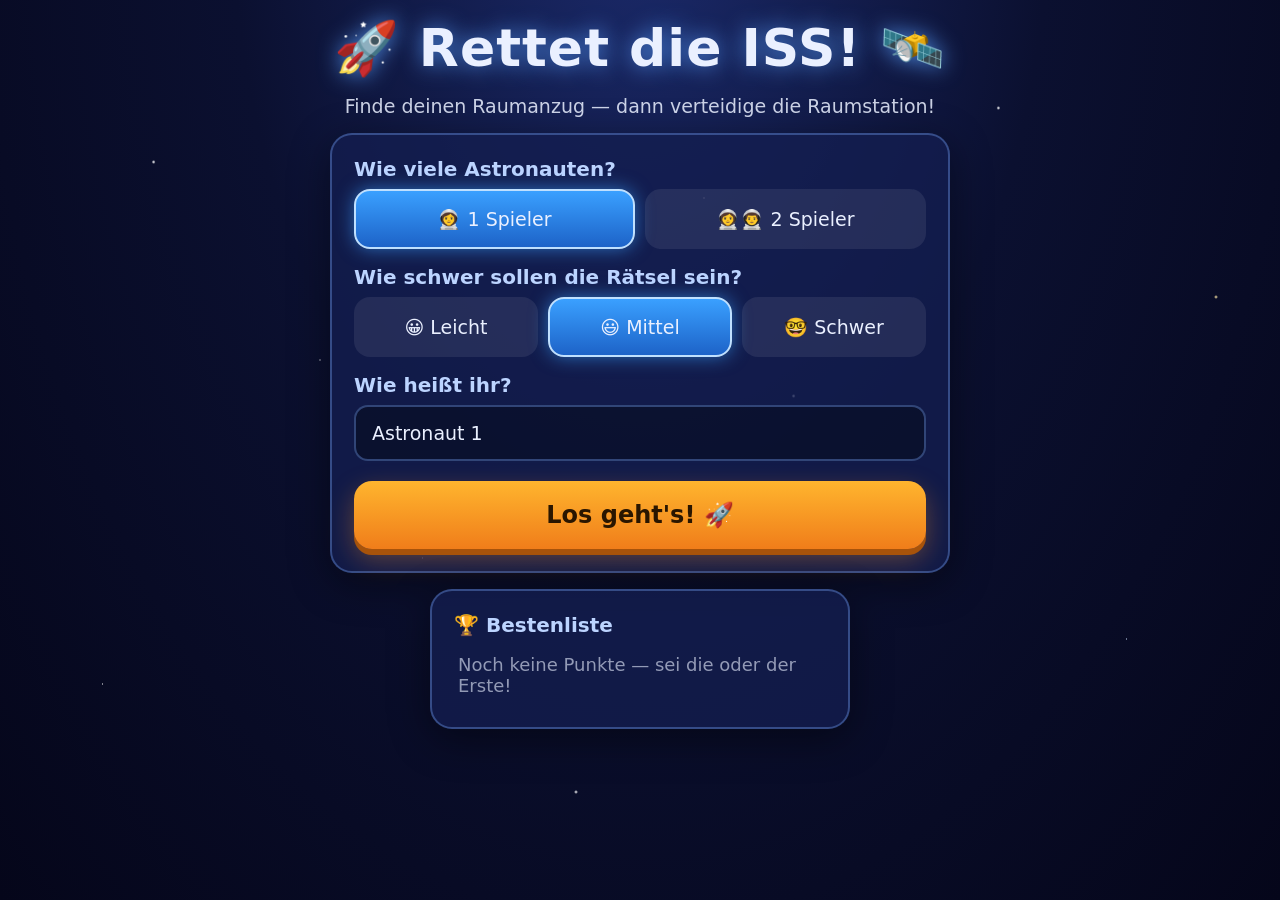
<file: quiz/index.html>
<!DOCTYPE html>
<html lang="de">
<head>
<meta charset="utf-8">
<meta name="viewport" content="width=device-width, initial-scale=1">
<title>Weltraum-Quiz — Rettet die ISS!</title>
<link rel="stylesheet" href="stil.css">
</head>
<body>

<div id="sterne"></div>

<main id="buehne">

  <!-- ================= STARTBILDSCHIRM ================= -->
  <section id="start" class="bildschirm aktiv">
    <h1 class="titel">🚀 Rettet die ISS! 🛰️</h1>
    <p class="untertitel">Finde deinen Raumanzug — dann verteidige die Raumstation!</p>

    <div class="karte">
      <h2>Wie viele Astronauten?</h2>
      <div class="wahlreihe" id="wahlSpieler">
        <button class="wahl aktiv" data-wert="1">👩‍🚀 1 Spieler</button>
        <button class="wahl" data-wert="2">👩‍🚀👨‍🚀 2 Spieler</button>
      </div>

      <h2>Wie schwer sollen die Rätsel sein?</h2>
      <div class="wahlreihe" id="wahlStufe">
        <button class="wahl" data-wert="leicht">😀 Leicht</button>
        <button class="wahl aktiv" data-wert="mittel">😃 Mittel</button>
        <button class="wahl" data-wert="schwer">🤓 Schwer</button>
      </div>

      <h2>Wie heißt ihr?</h2>
      <div class="namen">
        <input id="name1" type="text" maxlength="12" value="Astronaut 1">
        <input id="name2" type="text" maxlength="12" value="Astronaut 2" class="versteckt">
      </div>

      <button id="knopfStart" class="gross">Los geht's! 🚀</button>
    </div>

    <div class="karte schmal">
      <h2>🏆 Bestenliste</h2>
      <ol id="bestenliste"><li class="leer">Noch keine Punkte — sei die oder der Erste!</li></ol>
    </div>
  </section>

  <!-- ================= PHASE 1: RAUMANZUG ================= -->
  <section id="anzug" class="bildschirm">
    <div class="kopfzeile">
      <span id="anzugSpieler">Astronaut 1</span>
      <span class="mitte">🧳 Schatzsuche nach dem Raumanzug</span>
      <span id="anzugPunkte">0 Punkte</span>
    </div>

    <div id="anzugLeiste" class="anzugleiste"></div>

    <div class="hinweiskasten">
      <div class="suche" id="anzugSuche">Gesucht: Raumanzug</div>
      <div class="hinweis" id="anzugHinweis">…</div>
      <div class="meldung" id="anzugMeldung"></div>
    </div>

    <div id="issKarte" class="isskarte"></div>

    <button id="anzugWeiter" class="gross versteckt">Weiter zur Verteidigung 🛡️</button>
  </section>

  <!-- ================= PHASE 2: ISS VERTEIDIGEN ================= -->
  <section id="kampf" class="bildschirm">
    <div class="kopfzeile">
      <span id="kampfSpieler">Astronaut 1</span>
      <span id="kampfWelle">Welle 1 / 3</span>
      <span id="kampfHerzen">❤️❤️❤️</span>
      <span class="munition">🔋
        <span class="balken"><span id="munitionBalken"></span></span>
        <b id="munitionZahl">10</b>
      </span>
      <span id="kampfPunkte">0 Punkte</span>
    </div>

    <canvas id="leinwand" width="900" height="540"></canvas>

    <p class="tastenhilfe">
      <b>←</b> <b>→</b> fliegen &nbsp;·&nbsp; <b>Leertaste</b> schießen &nbsp;·&nbsp;
      wenn der Akku leer ist, kommt ein Rätsel (Antwort klicken oder Taste <b>1</b>–<b>4</b>)
    </p>
  </section>

  <!-- ================= ÜBERGANG / RUNDENENDE ================= -->
  <section id="uebergang" class="bildschirm">
    <h1 class="titel" id="uebergangTitel">Geschafft!</h1>
    <div class="karte">
      <p class="gross-text" id="uebergangText"></p>
      <button id="uebergangKnopf" class="gross">Weiter</button>
    </div>
  </section>

  <!-- ================= ERGEBNIS ================= -->
  <section id="ergebnis" class="bildschirm">
    <h1 class="titel">🏅 Ergebnis</h1>
    <div class="karte">
      <div id="ergebnisListe"></div>
      <p class="gross-text" id="ergebnisSieger"></p>
      <button id="knopfNochmal" class="gross">Nochmal spielen 🔁</button>
    </div>
  </section>

</main>

<!-- ================= RÄTSEL-FENSTER (für beide Phasen) ================= -->
<div id="raetsel" class="overlay">
  <div class="raetselkarte">
    <div class="raetseltitel">🧠 Rätsel lösen!</div>
    <div class="frage" id="raetselFrage"></div>
    <div class="auswahl" id="raetselAuswahl"></div>
    <div class="meldung" id="raetselMeldung"></div>
  </div>
</div>

<script src="raetsel.js"></script>
<script src="spiel.js"></script>
</body>
</html>
</file>
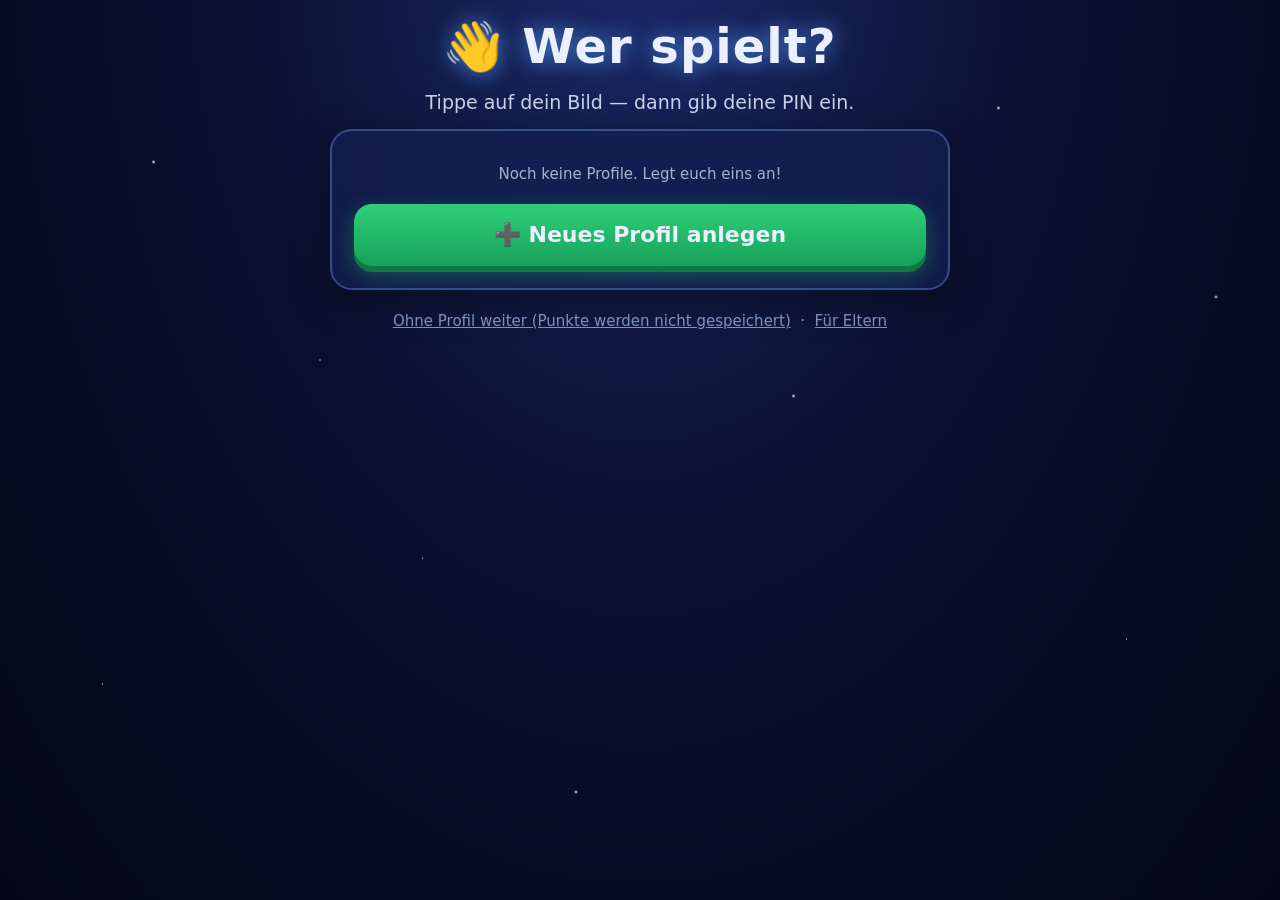
<file: web/index.html>
<!DOCTYPE html>
<html lang="de">
<head>
<meta charset="utf-8">
<meta name="viewport" content="width=device-width, initial-scale=1">
<title>Creif — Spiele, Quiz und Schule</title>
<link rel="stylesheet" href="shared/basis.css">
<link rel="stylesheet" href="stil.css">
</head>
<body>

<div id="sterne"></div>

<main id="buehne">

  <!-- ================= PROFIL AUSWÄHLEN ================= -->
  <section id="profilwahl" class="bildschirm aktiv">
    <h1 class="titel">👋 Wer spielt?</h1>
    <p class="untertitel">Tippe auf dein Bild — dann gib deine PIN ein.</p>

    <div class="karte">
      <div id="profilListe" class="profilliste"></div>
      <button id="knopfNeuesProfil" class="gross">➕ Neues Profil anlegen</button>
    </div>

    <p class="fusszeile">
      <a href="#" id="linkGast">Ohne Profil weiter (Punkte werden nicht gespeichert)</a>
      &nbsp;·&nbsp;
      <a href="#" id="linkEltern">Für Eltern</a>
    </p>
  </section>

  <!-- ================= NEUES PROFIL ================= -->
  <section id="profilNeu" class="bildschirm">
    <h1 class="titel">➕ Neues Profil</h1>

    <div class="karte">
      <h2>Wie heißt du?</h2>
      <input id="neuName" type="text" maxlength="12" placeholder="Dein Name" autocomplete="off">

      <h2>Welches Bild möchtest du?</h2>
      <div id="avatarWahl" class="avatarwahl"></div>

      <h2>Denk dir eine PIN aus (4 Ziffern)</h2>
      <div class="pinreihe">
        <input id="neuPin"  type="password" inputmode="numeric" maxlength="4" placeholder="••••" autocomplete="off">
        <input id="neuPin2" type="password" inputmode="numeric" maxlength="4" placeholder="nochmal" autocomplete="off">
      </div>
      <p class="hinweistext">Merke sie dir gut! Wenn du sie vergisst, hilft dir Papa über „Für Eltern“.</p>

      <div id="neuMeldung" class="meldung"></div>

      <div class="knopfreihe">
        <button id="neuSpeichern" class="gross">Fertig 🎉</button>
        <button id="neuAbbrechen" class="klein">Abbrechen</button>
      </div>
    </div>
  </section>

  <!-- ================= PIN EINGEBEN ================= -->
  <section id="pinEingabe" class="bildschirm">
    <h1 class="titel"><span id="pinAvatar">🦊</span> <span id="pinName">Name</span></h1>
    <p class="untertitel">Gib deine PIN ein</p>

    <div class="karte schmal">
      <div id="pinPunkte" class="pinpunkte"></div>
      <div id="pinMeldung" class="meldung"></div>

      <div class="ziffernblock" id="ziffernblock"></div>

      <button id="pinZurueck" class="klein">Zurück</button>
    </div>
  </section>

  <!-- ================= FÜR ELTERN ================= -->
  <section id="eltern" class="bildschirm">
    <h1 class="titel">🔧 Für Eltern</h1>

    <div class="karte">
      <h2>Profile auf diesem Gerät</h2>
      <div id="elternListe" class="elternliste"></div>
      <p class="hinweistext">
        Die PIN ist nur ein Riegel gegen versehentliches Verwechseln — sie liegt
        unverschlüsselt im Browser und ist kein echter Schutz. Alle Punkte und
        Lernfortschritte liegen ebenfalls nur in diesem Browser; es gibt keinen Server.
      </p>
      <button id="elternZurueck" class="klein">Zurück</button>
    </div>
  </section>

  <!-- ================= HAUPTMENÜ MIT TABS ================= -->
  <section id="hauptmenue" class="bildschirm">

    <header class="kopfleiste">
      <div class="wer">
        <span id="werAvatar" class="weravatar">👤</span>
        <span>
          <b id="werName">Gast</b>
          <small id="werZusatz">nicht angemeldet</small>
        </span>
      </div>
      <button id="knopfWechseln" class="klein">Profil wechseln</button>
    </header>

    <nav class="tableiste" id="tableiste"></nav>

    <div id="kacheln" class="kacheln"></div>

    <p class="fusszeile" id="menueFuss"></p>
  </section>

</main>

<script src="shared/speicher.js"></script>
<script src="shared/profil.js"></script>
<script src="shared/katalog.js"></script>
<script src="shell.js"></script>
</body>
</html>
</file>
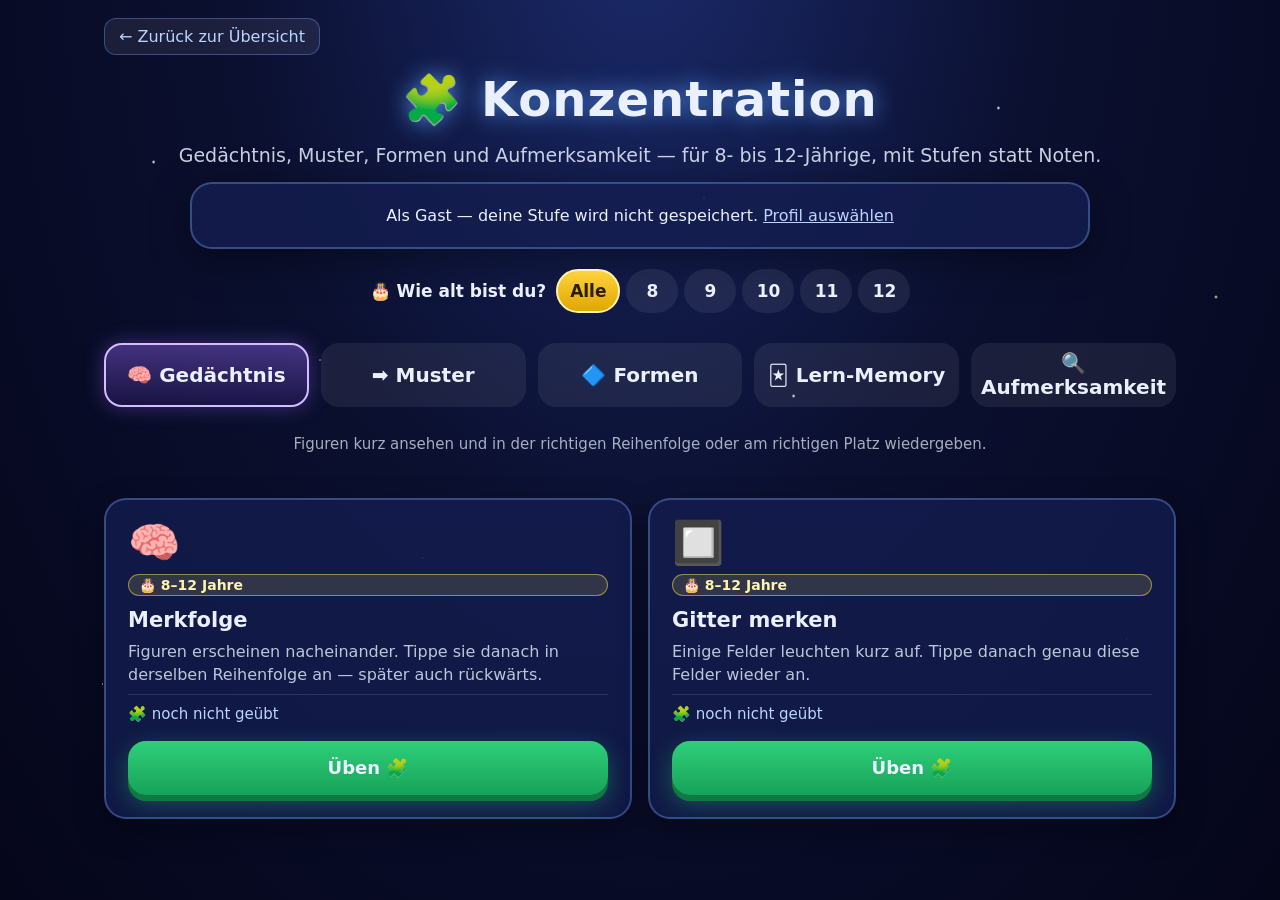
<file: web/konzentration/index.html>
<!DOCTYPE html>
<html lang="de">
<head>
<meta charset="utf-8">
<meta name="viewport" content="width=device-width, initial-scale=1">
<title>Konzentration — Gedächtnis, Muster, Formen und Aufmerksamkeit</title>
<link rel="stylesheet" href="../shared/basis.css">
<link rel="stylesheet" href="../shared/schule.css">
<link rel="stylesheet" href="stil.css">
</head>
<body>

<div id="sterne"></div>

<main id="buehne" class="weit">

  <!-- ================= ÜBERSICHT ================= -->
  <section id="uebersicht" class="bildschirm aktiv">
    <a class="zurueck" href="../index.html">← Zurück zur Übersicht</a>

    <h1 class="titel">🧩 Konzentration</h1>
    <p class="untertitel">Gedächtnis, Muster, Formen und Aufmerksamkeit — für 8- bis 12-Jährige, mit Stufen statt Noten.</p>

    <div class="karte breit">
      <div class="wersieht">
        <span id="uebersichtWer">Als Gast — deine Stufe wird nicht gespeichert.</span>
      </div>
    </div>

    <div class="alterzeile">
      <span class="alterfrage">🎂 Wie alt bist du?</span>
      <div id="alterswahl" class="alterswahl"></div>
    </div>

    <nav id="gruppenwahl" class="gruppenwahl"></nav>
    <p class="hinweistext" id="gruppeText"></p>
    <p class="hinweistext" id="alterHinweis"></p>

    <div id="uebungen" class="lektionen"></div>
  </section>

  <!-- ================= EINFÜHRUNG ================= -->
  <section id="einfuehrung" class="bildschirm">
    <h1 class="titel" id="einfTitel">Übung</h1>

    <div class="karte einfkarte">
      <div class="beispielbild" id="einfBeispiel"></div>
      <p class="einfzeile"><b>🎯 Lernziel:</b> <span id="einfLernziel"></span></p>
      <p class="einfzeile"><b>🎂 Alter:</b> <span id="einfAlter"></span></p>
      <div class="einfzeile"><b>💡 So geht es leichter:</b>
        <ul class="tippliste" id="einfTipps"></ul>
      </div>

      <div id="einfKlasseBox" class="versteckt">
        <p class="untertitel">In welche Klasse gehst du?</p>
        <div class="wahlreihe" id="einfKlasse"></div>
      </div>

      <p class="stufentext" id="einfStufeText">Stufe 1 von 8</p>
      <div class="stufenleiste" id="einfStufen"></div>

      <div id="einfPaartypBox" class="versteckt">
        <p class="untertitel">Womit willst du spielen?</p>
        <div class="wahlreihe" id="einfPaartyp"></div>
      </div>

      <div class="wahlreihe">
        <button id="einfUhr" class="wahl">⏱️ Mit Uhr: aus</button>
      </div>
      <p class="hinweistext" id="einfUhrText">Ohne Uhr hast du so viel Zeit, wie du brauchst.</p>

      <button id="einfLos" class="gross">Los geht’s 🧩</button>
      <div class="knopfreihe">
        <button id="einfZurueck" class="klein">Zurück</button>
      </div>
    </div>
  </section>

  <!-- ================= AUFGABE ================= -->
  <section id="aufgabe" class="bildschirm">
    <div class="aufgabenkopf">
      <span id="aufgabeTitel">Übung</span>
      <span>Aufgabe <b id="aufgabeNummer">1</b> von <b id="aufgabeAnzahl">8</b></span>
      <span>Stufe <b id="aufgabeStufe">1</b></span>
      <button id="aufgabeAbbrechen" class="klein gefahr">Abbrechen</button>
    </div>

    <div class="fortschrittsleiste"><span id="aufgabeBalken"></span></div>
    <div class="zeitleiste versteckt" id="aufgabeZeit"><span id="aufgabeZeitBalken"></span></div>

    <div class="karte aufgabenkarte konzkarte">
      <p class="tipp versteckt" id="aufgabeHilfe"></p>
      <p class="frage konzfrage" id="aufgabeFrage"></p>
      <div class="anzeige" id="aufgabeAnzeige"></div>
      <div id="aufgabeAntwort"></div>
      <div class="meldung" id="aufgabeMeldung"></div>
      <p class="hinweistext" id="aufgabeStufeInfo"></p>
      <p class="tipp versteckt" id="aufgabeErklaerung"></p>
      <div class="knopfreihe mitte">
        <button id="aufgabeRueckgaengig" class="klein versteckt">↶ Zurück</button>
        <button id="aufgabeNochmal" class="klein versteckt">Nochmal ansehen ▶</button>
      </div>
      <button id="aufgabeWeiter" class="gross versteckt">Prüfen ✓</button>
    </div>
  </section>

  <!-- ================= ERGEBNIS ================= -->
  <section id="ergebnis" class="bildschirm">
    <h1 class="titel">Fertig! 🎉</h1>

    <div class="karte">
      <p class="grosszahl" id="ergebnisStufe">Stufe 1</p>
      <p class="grosszahl leiser" id="ergebnisPunkte">0 von 8 richtig</p>
      <p class="reflexion" id="ergebnisReflexion"></p>
      <p class="hinweistext" id="ergebnisZusatz"></p>

      <h2>Rückblick</h2>
      <ol class="rueckblick" id="ergebnisRueckblick"></ol>

      <button id="ergebnisNochmal" class="gross">Noch eine Runde 🔁</button>
      <div class="knopfreihe">
        <button id="ergebnisAndere" class="klein">Andere Übung</button>
        <button id="ergebnisStart" class="klein">Zur Startseite</button>
      </div>
    </div>
  </section>

</main>

<script src="../shared/speicher.js"></script>
<script src="../shared/profil.js"></script>
<script src="../shared/schule.js"></script>
<script src="../schule/englisch/vokabeln.js"></script>
<script src="../schule/englisch/vokabeln-klasse5.js"></script>
<script src="formen.js"></script>
<script src="kern.js"></script>
<script src="gedaechtnis.js"></script>
<script src="muster.js"></script>
<script src="geometrie.js"></script>
<script src="memory.js"></script>
<script src="aufmerksamkeit.js"></script>
<script src="konzentration.js"></script>
</body>
</html>
</file>
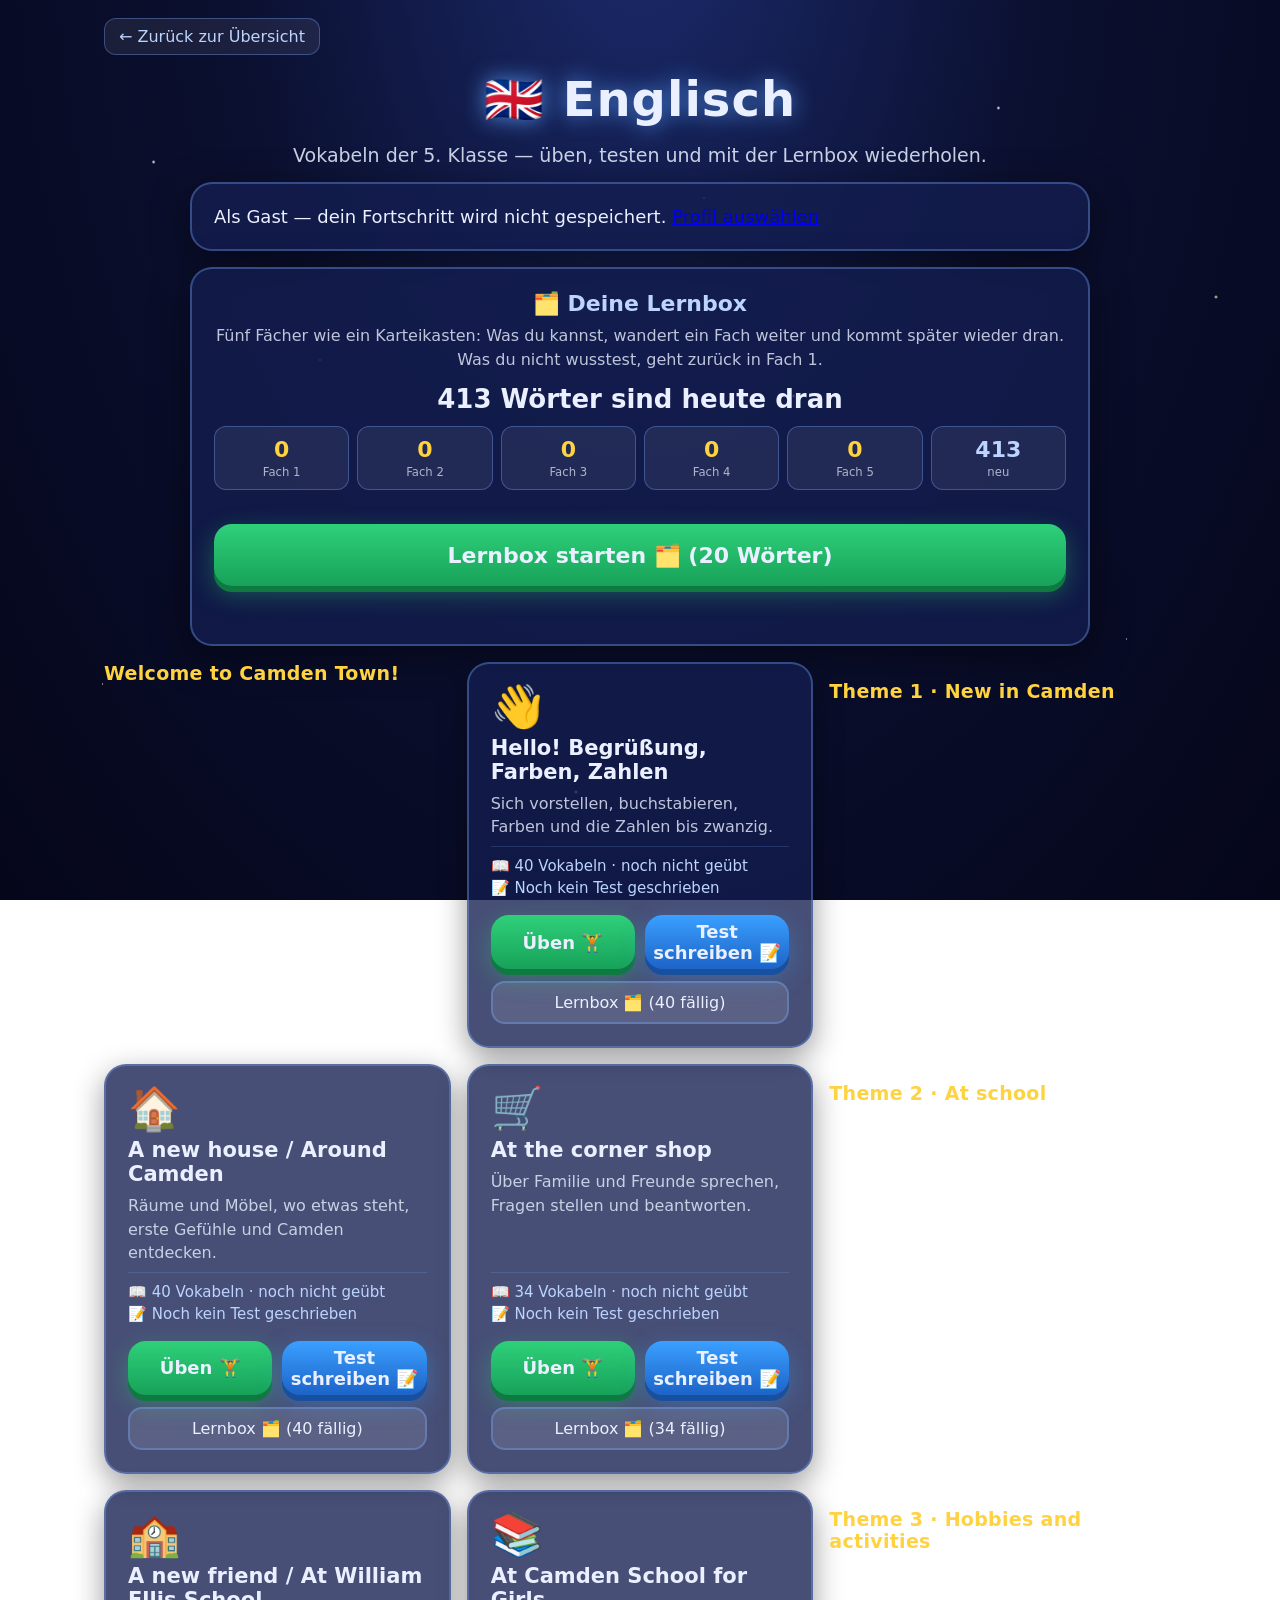
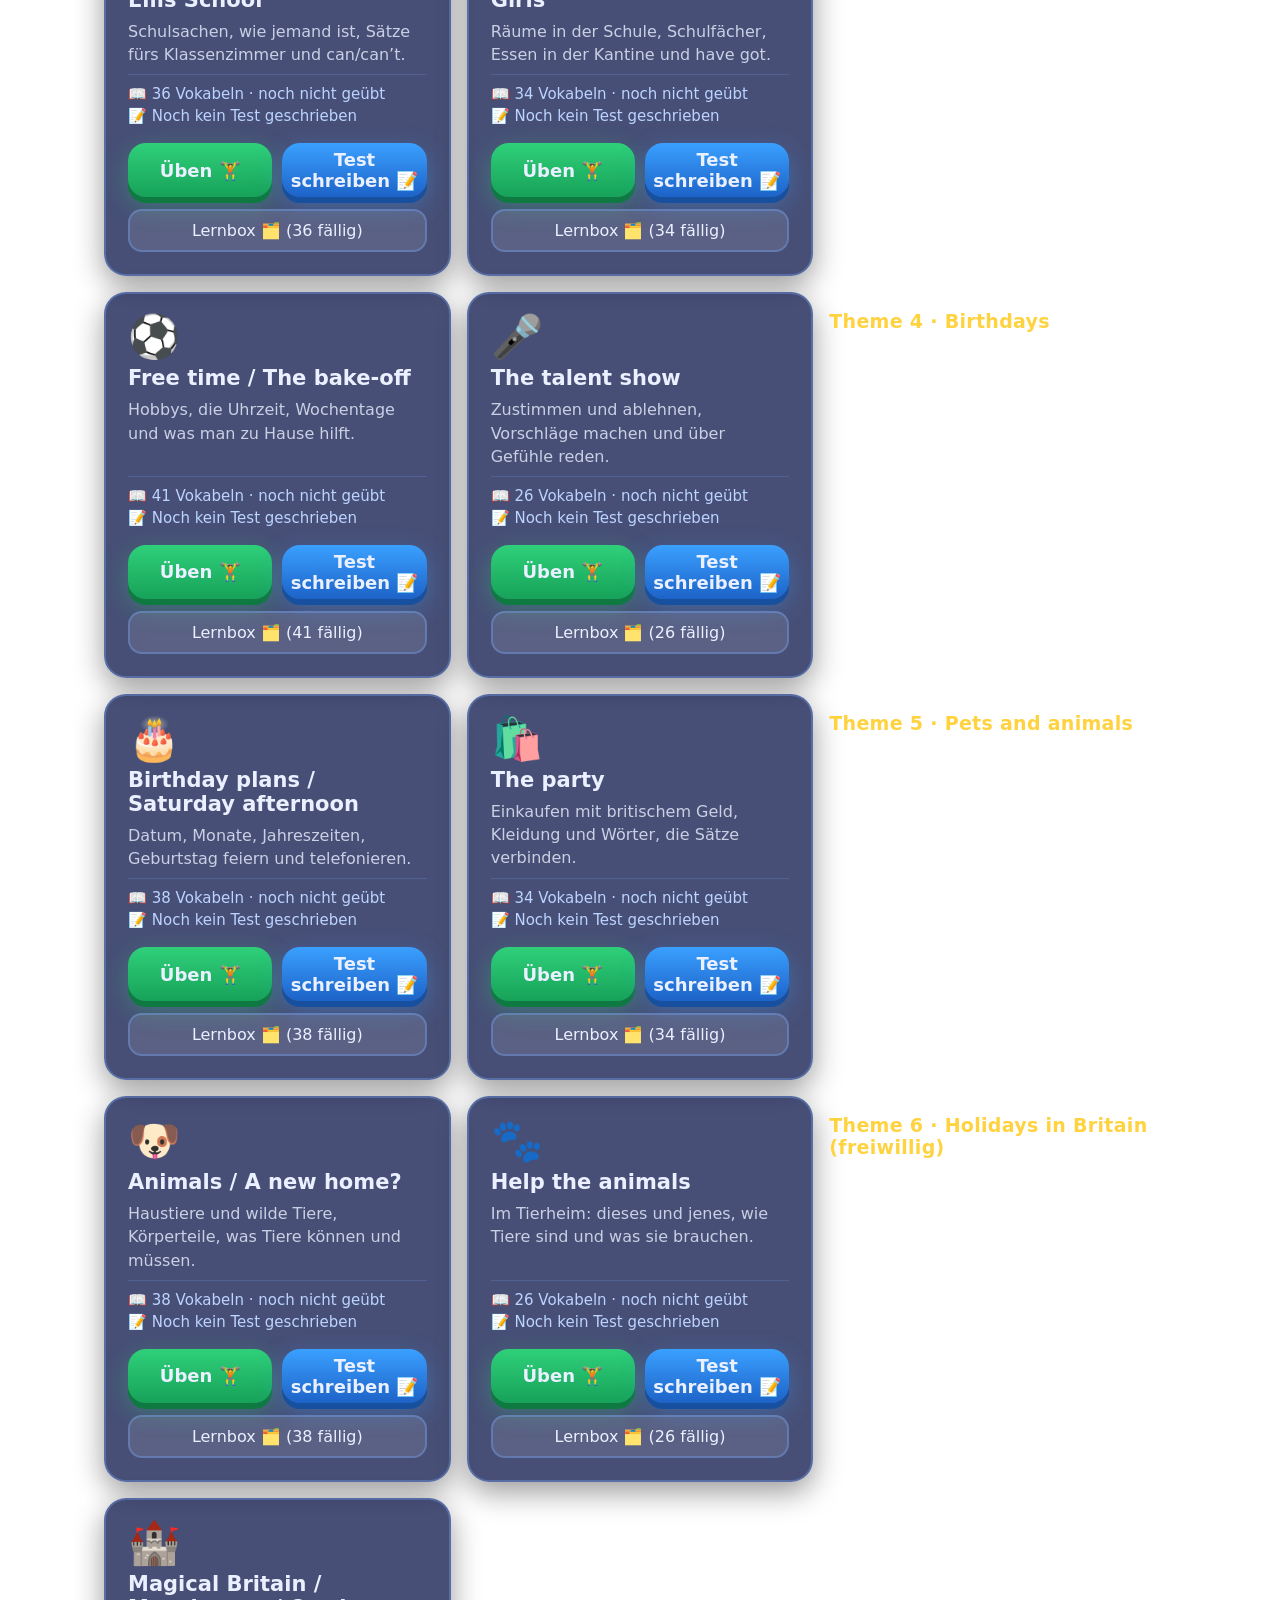
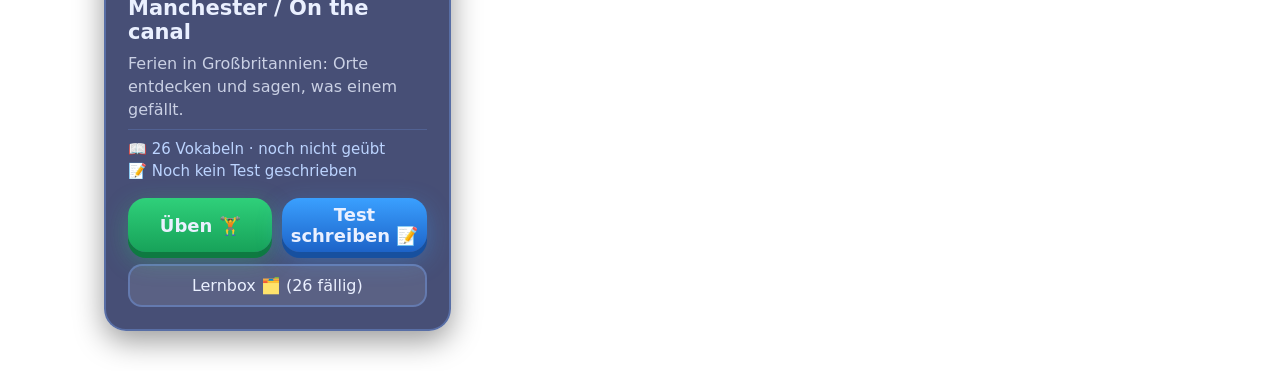
<file: web/schule/englisch/index.html>
<!DOCTYPE html>
<html lang="de">
<head>
<meta charset="utf-8">
<meta name="viewport" content="width=device-width, initial-scale=1">
<title>Englisch-Vokabeln üben und testen</title>
<link rel="stylesheet" href="../../shared/basis.css">
<link rel="stylesheet" href="../../shared/schule.css">
<link rel="stylesheet" href="stil.css">
</head>
<body>

<div id="sterne"></div>

<main id="buehne" class="weit">

  <!-- ================= ÜBERSICHT ================= -->
  <section id="uebersicht" class="bildschirm aktiv">
    <a class="zurueck" href="../../index.html">← Zurück zur Übersicht</a>

    <h1 class="titel">🇬🇧 Englisch</h1>
    <p class="untertitel">Vokabeln der 5. Klasse — üben, testen und mit der Lernbox wiederholen.</p>

    <div class="karte breit">
      <div class="wersieht">
        <span id="uebersichtWer">Als Gast — dein Fortschritt wird nicht gespeichert.</span>
      </div>
    </div>

    <div class="karte breit lernboxkarte">
      <h2>🗂️ Deine Lernbox</h2>
      <p class="lernboxtext">Fünf Fächer wie ein Karteikasten: Was du kannst, wandert
        ein Fach weiter und kommt später wieder dran. Was du nicht wusstest, geht
        zurück in Fach 1.</p>
      <p class="grosszahl" id="lernboxStand">Noch nichts in der Lernbox</p>
      <div class="fachleiste" id="lernboxFaecher"></div>
      <button id="lernboxAlle" class="gross">Lernbox starten 🗂️</button>
      <p class="meldung" id="lernboxHinweis"></p>
    </div>

    <div id="lektionen" class="lektionen"></div>
  </section>

  <!-- ================= RICHTUNG WÄHLEN ================= -->
  <section id="richtungswahl" class="bildschirm">
    <h1 class="titel" id="richtungTitel">Üben</h1>
    <div class="karte">
      <p class="untertitel">Wie möchtest du üben?</p>
      <div class="wahlreihe" id="wahlRichtung"></div>
      <p class="hinweistext" id="richtungErklaerung"></p>
      <button id="richtungLos" class="gross">Los geht’s 🏋️</button>
      <div class="knopfreihe">
        <button id="richtungZurueck" class="klein">Zurück</button>
      </div>
    </div>
  </section>

  <!-- ================= ÜBEN ================= -->
  <section id="uebung" class="bildschirm">
    <div class="aufgabenkopf">
      <span id="uebungTitel">Lektion</span>
      <span>✅ <b id="uebungRichtig">0</b> von <b id="uebungGesamt">0</b></span>
      <span>🔥 Serie: <b id="uebungSerie">0</b></span>
      <button id="uebungFertig" class="klein">Fertig</button>
    </div>

    <div class="karte aufgabenkarte">
      <p class="frage" id="uebungFrage"></p>
      <button id="uebungSprechen" class="sprechen versteckt" title="Vorlesen">🔊</button>
      <div class="antwortzeile" id="uebungAntwortzeile"></div>
      <div class="meldung" id="uebungMeldung"></div>
      <p class="tipp versteckt" id="uebungTipp"></p>
      <button id="uebungWeiter" class="gross">Prüfen</button>
    </div>
  </section>

  <!-- ================= TEST ================= -->
  <section id="test" class="bildschirm">
    <div class="aufgabenkopf">
      <span id="testTitel">Vokabeltest</span>
      <span>Wort <b id="testNummer">1</b> von <b id="testAnzahl">10</b></span>
      <span id="testUhr">⏱️ <b id="testZeit">5:00</b></span>
      <button id="testAbbrechen" class="klein gefahr">Abbrechen</button>
    </div>

    <div class="fortschrittsleiste"><span id="testBalken"></span></div>

    <div class="karte aufgabenkarte">
      <p class="frage" id="testFrage"></p>
      <div class="antwortzeile" id="testAntwortzeile"></div>
      <p class="hinweistext">Wie in der Schule: Schreib das englische Wort. Was richtig war,
        siehst du erst am Ende.</p>
      <button id="testWeiter" class="gross blau">Weiter</button>
    </div>
  </section>

  <!-- ================= ERGEBNIS ================= -->
  <section id="ergebnis" class="bildschirm">
    <h1 class="titel">📝 Testergebnis</h1>

    <div class="karte">
      <div class="notenkasten">
        <span class="note" id="ergebnisNote">1</span>
        <span class="notentext" id="ergebnisNotenText">sehr gut</span>
      </div>

      <p class="grosszahl" id="ergebnisPunkte">0 von 10 richtig</p>
      <p class="hinweistext" id="ergebnisZusatz"></p>

      <h2>Das waren die Vokabeln</h2>
      <ol class="rueckblick" id="ergebnisRueckblick"></ol>

      <button id="ergebnisNochmal" class="gross">Test nochmal schreiben 🔁</button>
      <div class="knopfreihe">
        <button id="ergebnisUeben" class="klein">Stattdessen üben</button>
        <button id="ergebnisZurueck" class="klein">Zur Übersicht</button>
      </div>
    </div>
  </section>

  <!-- ================= LERNBOX ================= -->
  <section id="lernbox" class="bildschirm">
    <div class="aufgabenkopf">
      <span id="lernboxTitel">Lernbox</span>
      <span>Wort <b id="lernboxNummer">1</b> von <b id="lernboxAnzahl">20</b></span>
      <span id="lernboxFach">🗂️ Fach 1</span>
      <button id="lernboxAbbrechen" class="klein gefahr">Abbrechen</button>
    </div>

    <div class="fortschrittsleiste"><span id="lernboxBalken"></span></div>

    <div class="karte aufgabenkarte">
      <p class="frage" id="lernboxFrage"></p>
      <button id="lernboxSprechen" class="sprechen versteckt" title="Vorlesen">🔊</button>
      <div class="antwortzeile" id="lernboxAntwortzeile"></div>
      <div class="meldung" id="lernboxMeldung"></div>
      <p class="tipp versteckt" id="lernboxTipp"></p>
      <button id="lernboxWeiter" class="gross">Prüfen</button>
    </div>
  </section>

  <!-- ================= LERNBOX FERTIG ================= -->
  <section id="lernboxErgebnis" class="bildschirm">
    <h1 class="titel">🗂️ Lernbox fertig</h1>

    <div class="karte">
      <p class="grosszahl" id="lernboxErgebnisPunkte">0 von 0 richtig</p>
      <div class="fachleiste" id="lernboxErgebnisFaecher"></div>
      <p class="hinweistext" id="lernboxErgebnisZusatz"></p>

      <button id="lernboxNochmal" class="gross">Weiter üben 🗂️</button>
      <div class="knopfreihe">
        <button id="lernboxZurueck" class="klein">Zur Übersicht</button>
      </div>
    </div>
  </section>

</main>

<script src="../../shared/speicher.js"></script>
<script src="../../shared/profil.js"></script>
<script src="../../shared/schule.js"></script>
<script src="vokabeln.js"></script>
<script src="vokabeln-klasse5.js"></script>
<script src="englisch.js"></script>
</body>
</html>
</file>
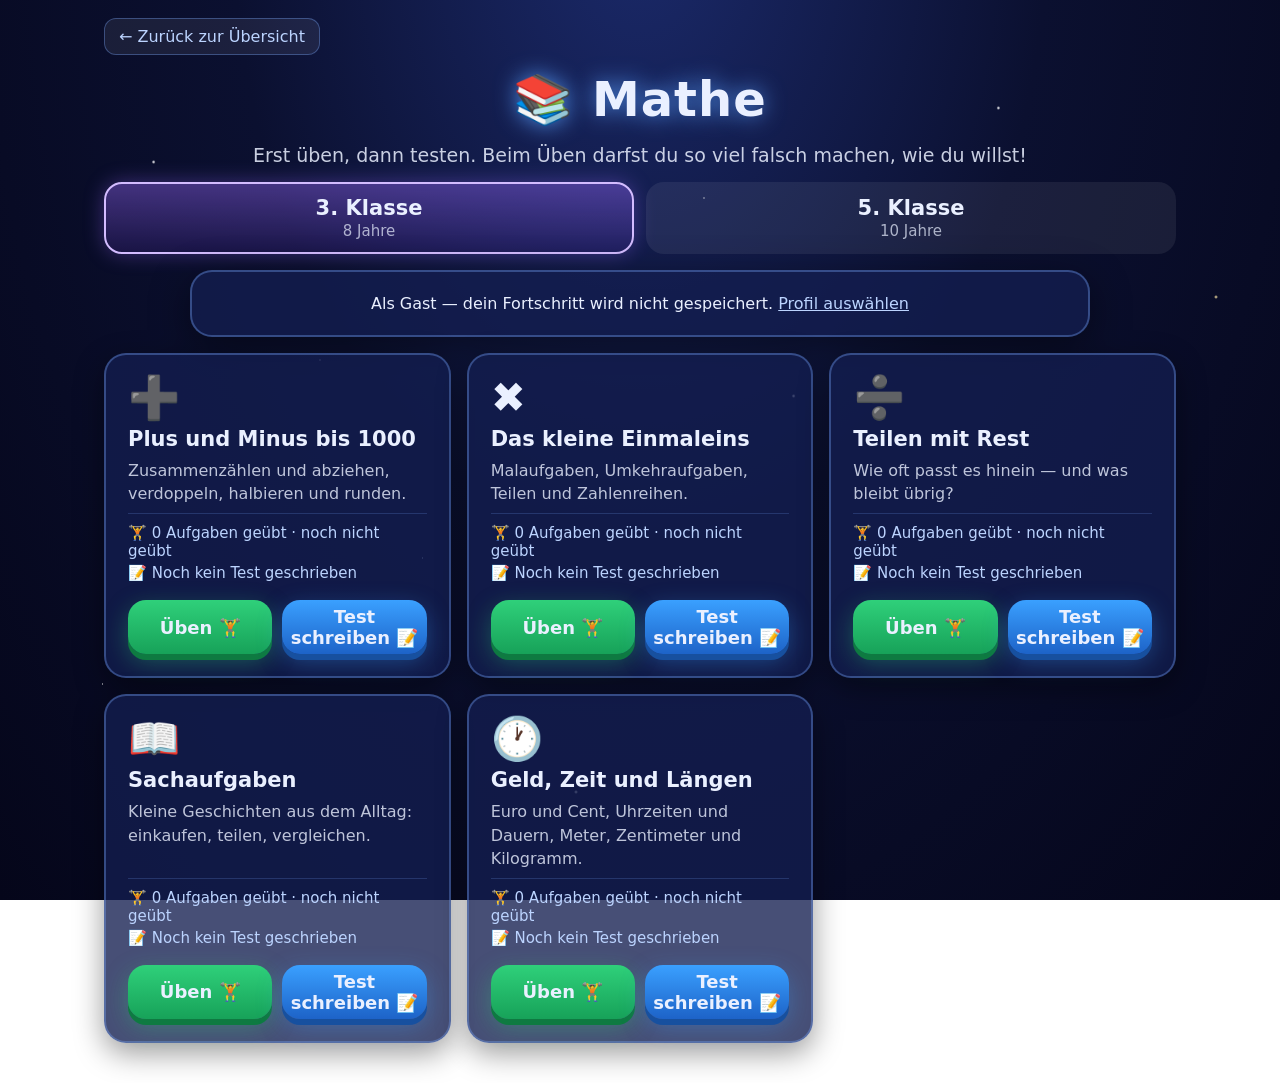
<file: web/schule/mathe/index.html>
<!DOCTYPE html>
<html lang="de">
<head>
<meta charset="utf-8">
<meta name="viewport" content="width=device-width, initial-scale=1">
<title>Mathe üben und testen</title>
<link rel="stylesheet" href="../../shared/basis.css">
<link rel="stylesheet" href="../../shared/schule.css">
<link rel="stylesheet" href="stil.css">
</head>
<body>

<div id="sterne"></div>

<main id="buehne" class="weit">

  <!-- ================= ÜBERSICHT ================= -->
  <section id="uebersicht" class="bildschirm aktiv">
    <a class="zurueck" href="../../index.html">← Zurück zur Übersicht</a>

    <h1 class="titel">📚 Mathe</h1>
    <p class="untertitel">Erst üben, dann testen. Beim Üben darfst du so viel falsch machen, wie du willst!</p>

    <nav class="klassenwahl" id="klassenwahl"></nav>

    <div class="karte breit">
      <div class="wersieht">
        <span id="uebersichtWer">Als Gast — dein Fortschritt wird nicht gespeichert.</span>
      </div>
    </div>

    <div id="lektionen" class="lektionen"></div>
  </section>

  <!-- ================= ÜBEN ================= -->
  <section id="uebung" class="bildschirm">
    <div class="aufgabenkopf">
      <span id="uebungTitel">Lektion</span>
      <span>✅ <b id="uebungRichtig">0</b> von <b id="uebungGesamt">0</b></span>
      <span>🔥 Serie: <b id="uebungSerie">0</b></span>
      <button id="uebungFertig" class="klein">Fertig</button>
    </div>

    <div class="karte aufgabenkarte">
      <p class="frage" id="uebungFrage"></p>
      <div class="antwortzeile" id="uebungAntwortzeile"></div>
      <div class="meldung" id="uebungMeldung"></div>
      <p class="tipp versteckt" id="uebungTipp"></p>
      <button id="uebungWeiter" class="gross">Prüfen</button>
    </div>
  </section>

  <!-- ================= TEST ================= -->
  <section id="test" class="bildschirm">
    <div class="aufgabenkopf">
      <span id="testTitel">Test</span>
      <span>Aufgabe <b id="testNummer">1</b> von <b id="testAnzahl">10</b></span>
      <span id="testUhr">⏱️ <b id="testZeit">5:00</b></span>
      <button id="testAbbrechen" class="klein gefahr">Abbrechen</button>
    </div>

    <div class="fortschrittsleiste"><span id="testBalken"></span></div>

    <div class="karte aufgabenkarte">
      <p class="frage" id="testFrage"></p>
      <div class="antwortzeile" id="testAntwortzeile"></div>
      <p class="hinweistext">Im Test bekommst du erst am Ende zu sehen, was richtig war.</p>
      <button id="testWeiter" class="gross blau">Weiter</button>
    </div>
  </section>

  <!-- ================= ERGEBNIS ================= -->
  <section id="ergebnis" class="bildschirm">
    <h1 class="titel">📝 Testergebnis</h1>

    <div class="karte">
      <div class="notenkasten">
        <span class="note" id="ergebnisNote">1</span>
        <span class="notentext" id="ergebnisNotenText">sehr gut</span>
      </div>

      <p class="grosszahl" id="ergebnisPunkte">0 von 10 richtig</p>
      <p class="hinweistext" id="ergebnisZusatz"></p>

      <h2>Das waren die Aufgaben</h2>
      <ol class="rueckblick" id="ergebnisRueckblick"></ol>

      <button id="ergebnisNochmal" class="gross">Test nochmal schreiben 🔁</button>
      <div class="knopfreihe">
        <button id="ergebnisUeben" class="klein">Stattdessen üben</button>
        <button id="ergebnisZurueck" class="klein">Zur Übersicht</button>
      </div>
    </div>
  </section>

</main>

<script src="../../shared/speicher.js"></script>
<script src="../../shared/profil.js"></script>
<script src="../../shared/schule.js"></script>
<script src="aufgaben.js"></script>
<script src="aufgaben-klasse3.js"></script>
<script src="aufgaben-klasse5.js"></script>
<script src="mathe.js"></script>
</body>
</html>
</file>
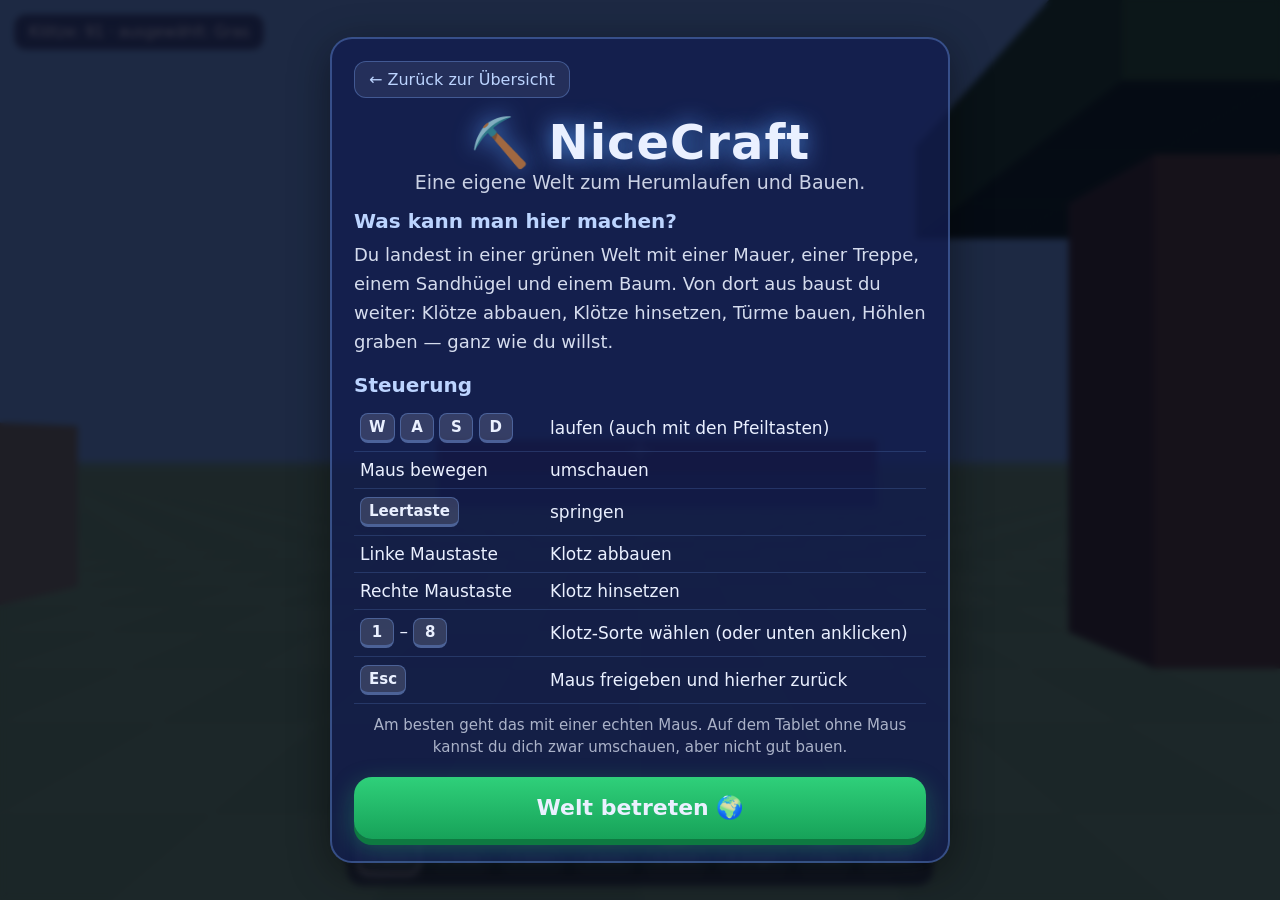
<file: web/spiele/nicecraft/index.html>
<!DOCTYPE html>
<html lang="de">
<head>
<meta charset="utf-8">
<meta name="viewport" content="width=device-width, initial-scale=1">
<title>NiceCraft</title>
<link rel="stylesheet" href="../../shared/basis.css">
<link rel="stylesheet" href="stil.css">
</head>
<body>

<!-- Die 3D-Welt füllt den ganzen Bildschirm -->
<div id="welt"></div>

<!-- Fadenkreuz in der Mitte -->
<div id="kreuz"></div>

<!-- Anzeige oben links -->
<div id="anzeige"></div>

<!-- Klotz-Auswahl unten -->
<div id="auswahl"></div>

<!-- ================= LANDING-PAGE (liegt über der Welt) ================= -->
<div id="start" class="startkasten">
  <div class="karte">
    <a class="zurueck" href="../../index.html">← Zurück zur Übersicht</a>

    <h1 class="titel">⛏️ NiceCraft</h1>
    <p class="untertitel">Eine eigene Welt zum Herumlaufen und Bauen.</p>

    <h2>Was kann man hier machen?</h2>
    <p class="fliesstext">
      Du landest in einer grünen Welt mit einer Mauer, einer Treppe, einem
      Sandhügel und einem Baum. Von dort aus baust du weiter: Klötze abbauen,
      Klötze hinsetzen, Türme bauen, Höhlen graben — ganz wie du willst.
    </p>

    <h2>Steuerung</h2>
    <table class="tastentabelle">
      <tr><td><kbd>W</kbd> <kbd>A</kbd> <kbd>S</kbd> <kbd>D</kbd></td><td>laufen (auch mit den Pfeiltasten)</td></tr>
      <tr><td>Maus bewegen</td><td>umschauen</td></tr>
      <tr><td><kbd>Leertaste</kbd></td><td>springen</td></tr>
      <tr><td>Linke Maustaste</td><td>Klotz abbauen</td></tr>
      <tr><td>Rechte Maustaste</td><td>Klotz hinsetzen</td></tr>
      <tr><td><kbd>1</kbd> – <kbd>8</kbd></td><td>Klotz-Sorte wählen (oder unten anklicken)</td></tr>
      <tr><td><kbd>Esc</kbd></td><td>Maus freigeben und hierher zurück</td></tr>
    </table>

    <p class="hinweistext">
      Am besten geht das mit einer echten Maus. Auf dem Tablet ohne Maus
      kannst du dich zwar umschauen, aber nicht gut bauen.
    </p>

    <button class="gross">Welt betreten 🌍</button>
  </div>
</div>

<script type="module" src="welt.js"></script>
</body>
</html>
</file>
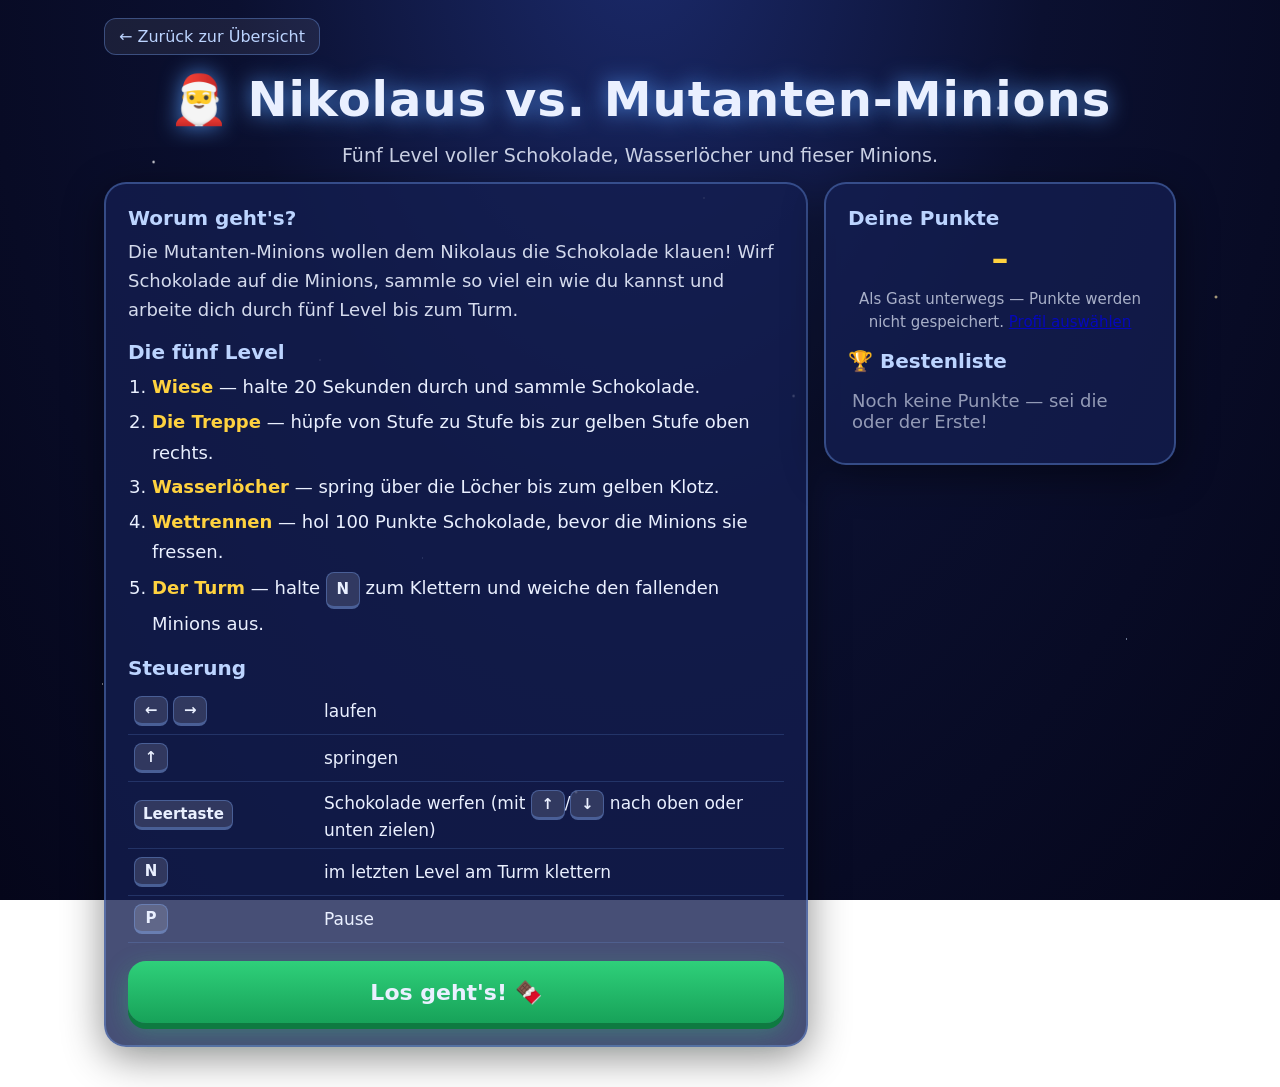
<file: web/spiele/nikolaus/index.html>
<!DOCTYPE html>
<html lang="de">
<head>
<meta charset="utf-8">
<meta name="viewport" content="width=device-width, initial-scale=1">
<title>Nikolaus vs. Mutanten-Minions</title>
<link rel="stylesheet" href="../../shared/basis.css">
<link rel="stylesheet" href="stil.css">
</head>
<body>

<div id="sterne"></div>

<main id="buehne" class="weit">

  <!-- ================= LANDING-PAGE ================= -->
  <section id="start" class="bildschirm aktiv">
    <a class="zurueck" href="../../index.html">← Zurück zur Übersicht</a>

    <h1 class="titel">🎅 Nikolaus vs. Mutanten-Minions</h1>
    <p class="untertitel">Fünf Level voller Schokolade, Wasserlöcher und fieser Minions.</p>

    <div class="startspalten">

      <div class="karte">
        <h2>Worum geht's?</h2>
        <p class="fliesstext">
          Die Mutanten-Minions wollen dem Nikolaus die Schokolade klauen!
          Wirf Schokolade auf die Minions, sammle so viel ein wie du kannst und
          arbeite dich durch fünf Level bis zum Turm.
        </p>

        <h2>Die fünf Level</h2>
        <ol class="levelliste">
          <li><b>Wiese</b> — halte 20 Sekunden durch und sammle Schokolade.</li>
          <li><b>Die Treppe</b> — hüpfe von Stufe zu Stufe bis zur gelben Stufe oben rechts.</li>
          <li><b>Wasserlöcher</b> — spring über die Löcher bis zum gelben Klotz.</li>
          <li><b>Wettrennen</b> — hol 100 Punkte Schokolade, bevor die Minions sie fressen.</li>
          <li><b>Der Turm</b> — halte <kbd>N</kbd> zum Klettern und weiche den fallenden Minions aus.</li>
        </ol>

        <h2>Steuerung</h2>
        <table class="tastentabelle">
          <tr><td><kbd>←</kbd> <kbd>→</kbd></td><td>laufen</td></tr>
          <tr><td><kbd>↑</kbd></td><td>springen</td></tr>
          <tr><td><kbd>Leertaste</kbd></td><td>Schokolade werfen (mit <kbd>↑</kbd>/<kbd>↓</kbd> nach oben oder unten zielen)</td></tr>
          <tr><td><kbd>N</kbd></td><td>im letzten Level am Turm klettern</td></tr>
          <tr><td><kbd>P</kbd></td><td>Pause</td></tr>
        </table>

        <button id="knopfStart" class="gross">Los geht's! 🍫</button>
      </div>

      <div class="karte schmal">
        <h2>Deine Punkte</h2>
        <p id="deinBestwert" class="grosszahl">–</p>
        <p class="hinweistext" id="werSpielt">Als Gast — Punkte werden nicht gespeichert.</p>

        <h2>🏆 Bestenliste</h2>
        <ol id="bestenliste" class="bestenliste">
          <li class="leer">Noch keine Punkte</li>
        </ol>
      </div>

    </div>
  </section>

  <!-- ================= SPIELBILDSCHIRM ================= -->
  <section id="spiel" class="bildschirm">
    <div class="hud">
      <span>🍫 <b id="hudPunkte">0</b> Punkte</span>
      <span>Level <b id="hudLevel">1</b> / 5</span>
      <span id="hudZiel" class="versteckt">Ziel: <b id="hudZielWert">0</b>/100</span>
      <span>⏱️ <b id="hudZeit">20</b> s</span>
      <button id="knopfPause" class="klein">Pause</button>
    </div>

    <canvas id="leinwand" width="800" height="600"></canvas>

    <p class="tastenhilfe">
      <kbd>←</kbd> <kbd>→</kbd> laufen · <kbd>↑</kbd> springen ·
      <kbd>Leertaste</kbd> werfen · <kbd>N</kbd> klettern (Level 5) · <kbd>P</kbd> Pause
    </p>
  </section>

  <!-- ================= ENDBILDSCHIRM ================= -->
  <section id="ende" class="bildschirm">
    <h1 class="titel" id="endeTitel">Game Over</h1>

    <div class="karte schmal">
      <p class="fliesstext" id="endeGrund"></p>
      <p class="grosszahl" id="endePunkte">0</p>
      <p class="hinweistext" id="endeZusatz"></p>

      <h2>🏆 Bestenliste</h2>
      <ol id="endeBestenliste" class="bestenliste"></ol>

      <button id="knopfNochmal" class="gross">Nochmal spielen 🔁</button>
      <div class="knopfreihe">
        <a class="zurueck" href="../../index.html">← Zurück zur Übersicht</a>
      </div>
    </div>
  </section>

  <!-- ================= PAUSE ================= -->
  <div id="pause" class="overlay">
    <div class="karte schmal">
      <h1 class="titel">⏸️ Pause</h1>
      <button id="knopfWeiter" class="gross">Weiterspielen</button>
      <button id="knopfAufgeben" class="klein">Aufgeben</button>
    </div>
  </div>

</main>

<script src="../../shared/speicher.js"></script>
<script src="../../shared/profil.js"></script>
<script src="level.js"></script>
<script src="spiel.js"></script>
<script src="seite.js"></script>
</body>
</html>
</file>
<file: quiz/stil.css>
/* ============================================================
   RETTET DIE ISS — das Aussehen (Farben, Größen, Knöpfe)
   Tipp: Ändere die Farben unter --farbe... und schau, was passiert!
   ============================================================ */

:root {
  --weltraum:      #05061a;
  --weltraum-hell: #1b2a6b;
  --karte:         rgba(20, 30, 80, 0.78);
  --rand:          rgba(120, 170, 255, 0.35);
  --text:          #eaf0ff;
  --blau:          #3aa0ff;
  --gruen:         #2fd07a;
  --rot:           #ff5470;
  --gelb:          #ffd23f;
  --lila:          #9b6bff;
}

* { box-sizing: border-box; margin: 0; padding: 0; }

body {
  font-family: system-ui, "Segoe UI", Ubuntu, Cantarell, sans-serif;
  background: radial-gradient(ellipse at 50% -10%, var(--weltraum-hell) 0%, #0b1030 45%, var(--weltraum) 100%);
  background-attachment: fixed;
  color: var(--text);
  min-height: 100vh;
  font-size: 18px;
  overflow-x: hidden;
}

/* --- Sterne im Hintergrund --- */
#sterne {
  position: fixed;
  inset: 0;
  pointer-events: none;
  z-index: 0;
  background-image:
    radial-gradient(2px 2px at 12% 18%,  #fff, transparent),
    radial-gradient(2px 2px at 78% 12%,  #fff, transparent),
    radial-gradient(1px 1px at 33% 62%,  #cfe4ff, transparent),
    radial-gradient(2px 2px at 62% 44%,  #fff, transparent),
    radial-gradient(1px 1px at 88% 71%,  #cfe4ff, transparent),
    radial-gradient(2px 2px at 45% 88%,  #fff, transparent),
    radial-gradient(1px 1px at 8%  76%,  #fff, transparent),
    radial-gradient(2px 2px at 95% 33%,  #ffe9a8, transparent),
    radial-gradient(1px 1px at 25% 40%,  #fff, transparent),
    radial-gradient(1px 1px at 55% 22%,  #fff, transparent);
  animation: funkeln 4s ease-in-out infinite alternate;
}
@keyframes funkeln { from { opacity: .55; } to { opacity: 1; } }

#buehne {
  position: relative;
  z-index: 1;
  max-width: 980px;
  margin: 0 auto;
  padding: 18px 14px 40px;
}

/* --- Bildschirme: immer nur einer ist sichtbar --- */
.bildschirm { display: none; }
.bildschirm.aktiv {
  display: flex;
  flex-direction: column;
  align-items: center;
  gap: 16px;
  animation: reinfliegen .35s ease-out;
}
@keyframes reinfliegen { from { opacity: 0; transform: translateY(18px); } to { opacity: 1; transform: none; } }

.versteckt { display: none !important; }

/* --- Überschriften --- */
.titel {
  font-size: clamp(30px, 6vw, 52px);
  text-align: center;
  text-shadow: 0 0 22px rgba(90, 160, 255, .8);
  letter-spacing: 1px;
}
.untertitel { text-align: center; opacity: .85; font-size: 19px; }
h2 { font-size: 20px; margin: 16px 0 8px; color: #bcd4ff; }
h2:first-child { margin-top: 0; }

/* --- Karten (die Kästen) --- */
.karte {
  background: var(--karte);
  border: 2px solid var(--rand);
  border-radius: 22px;
  padding: 22px;
  width: 100%;
  max-width: 620px;
  box-shadow: 0 10px 40px rgba(0, 0, 0, .45);
}
.karte.schmal { max-width: 420px; }

/* --- Knöpfe --- */
button {
  font-family: inherit;
  font-size: 19px;
  color: var(--text);
  cursor: pointer;
  border: none;
}

.wahlreihe { display: flex; gap: 10px; flex-wrap: wrap; }
.wahl {
  flex: 1 1 130px;
  min-height: 60px;
  border-radius: 16px;
  background: rgba(255, 255, 255, .08);
  border: 2px solid transparent;
  transition: transform .1s, background .15s;
}
.wahl:hover { background: rgba(255, 255, 255, .16); transform: translateY(-2px); }
.wahl.aktiv {
  background: linear-gradient(180deg, var(--blau), #1d63c8);
  border-color: #bfe0ff;
  box-shadow: 0 0 18px rgba(58, 160, 255, .6);
}

.gross {
  margin-top: 20px;
  width: 100%;
  min-height: 68px;
  font-size: 24px;
  font-weight: 700;
  border-radius: 18px;
  background: linear-gradient(180deg, #ffb52e, #f07d1a);
  color: #2a1600;
  box-shadow: 0 6px 0 #a8530a, 0 10px 26px rgba(255, 150, 40, .35);
  transition: transform .08s;
}
.gross:hover { transform: translateY(-2px); }
.gross:active { transform: translateY(4px); box-shadow: 0 2px 0 #a8530a; }

.namen { display: flex; gap: 10px; flex-wrap: wrap; }
input[type="text"] {
  flex: 1 1 180px;
  min-height: 56px;
  padding: 0 16px;
  font-family: inherit;
  font-size: 19px;
  color: var(--text);
  background: rgba(0, 0, 0, .35);
  border: 2px solid var(--rand);
  border-radius: 14px;
}
input[type="text"]:focus { outline: none; border-color: var(--blau); }

/* --- Bestenliste --- */
#bestenliste { list-style: none; }
#bestenliste li {
  display: flex;
  justify-content: space-between;
  padding: 9px 4px;
  border-bottom: 1px dashed rgba(255, 255, 255, .15);
}
#bestenliste li.leer { justify-content: center; opacity: .6; border: none; }

/* --- Kopfzeile im Spiel --- */
.kopfzeile {
  display: flex;
  flex-wrap: wrap;
  gap: 10px 18px;
  align-items: center;
  justify-content: center;
  width: 100%;
  max-width: 900px;
  padding: 12px 16px;
  background: rgba(10, 16, 48, .8);
  border: 2px solid var(--rand);
  border-radius: 16px;
  font-size: 17px;
  font-weight: 600;
}
.kopfzeile .mitte { opacity: .8; font-weight: 400; }
.munition { display: flex; align-items: center; gap: 7px; }
.balken {
  display: inline-block;
  width: 90px;
  height: 14px;
  background: rgba(0, 0, 0, .5);
  border: 1px solid var(--rand);
  border-radius: 8px;
  overflow: hidden;
}
#munitionBalken {
  display: block;
  height: 100%;
  width: 66%;
  background: linear-gradient(90deg, var(--gruen), var(--gelb));
  transition: width .2s;
}

/* --- Raumanzug-Leiste --- */
.anzugleiste { display: flex; gap: 12px; flex-wrap: wrap; justify-content: center; }
.teil {
  width: 96px;
  padding: 12px 6px;
  text-align: center;
  font-size: 13px;
  border-radius: 16px;
  border: 2px dashed rgba(255, 255, 255, .25);
  background: rgba(255, 255, 255, .05);
  opacity: .45;
}
.teil .emoji { display: block; font-size: 34px; filter: grayscale(1); }
.teil.gefunden {
  opacity: 1;
  border: 2px solid var(--gruen);
  background: rgba(47, 208, 122, .18);
  box-shadow: 0 0 16px rgba(47, 208, 122, .45);
}
.teil.gefunden .emoji { filter: none; animation: hopser .5s ease-out; }
@keyframes hopser { 0% { transform: scale(.4); } 60% { transform: scale(1.25); } 100% { transform: scale(1); } }

/* --- Hinweiskasten --- */
.hinweiskasten {
  width: 100%;
  max-width: 760px;
  text-align: center;
  background: rgba(155, 107, 255, .16);
  border: 2px solid rgba(155, 107, 255, .5);
  border-radius: 18px;
  padding: 16px;
}
.suche { font-size: 16px; opacity: .8; }
.hinweis { font-size: 23px; font-weight: 700; margin-top: 6px; color: #ffe6a3; }
.meldung { min-height: 26px; margin-top: 8px; font-weight: 700; }
.meldung.richtig { color: var(--gruen); }
.meldung.falsch { color: var(--gelb); }

/* --- ISS-Karte mit den Modulen --- */
.isskarte {
  display: grid;
  grid-template-columns: repeat(3, 1fr);
  gap: 14px;
  width: 100%;
  max-width: 760px;
}
.modul {
  min-height: 120px;
  border-radius: 20px;
  background: linear-gradient(180deg, rgba(60, 90, 190, .5), rgba(20, 30, 80, .8));
  border: 2px solid var(--rand);
  font-size: 16px;
  font-weight: 600;
  transition: transform .1s, box-shadow .15s;
}
.modul:hover { transform: translateY(-4px) scale(1.03); box-shadow: 0 0 22px rgba(58, 160, 255, .6); }
.modul .emoji { display: block; font-size: 44px; margin-bottom: 6px; }
.modul.leer { opacity: .45; }

/* --- Canvas --- */
#leinwand {
  width: 100%;
  max-width: 900px;
  height: auto;
  border-radius: 20px;
  border: 2px solid var(--rand);
  background: #070b28;
  box-shadow: 0 10px 40px rgba(0, 0, 0, .6);
}
.tastenhilfe { text-align: center; opacity: .8; font-size: 16px; }
.tastenhilfe b {
  display: inline-block;
  padding: 2px 9px;
  background: rgba(255, 255, 255, .12);
  border: 1px solid var(--rand);
  border-radius: 7px;
}

/* --- Rätsel-Fenster --- */
.overlay {
  position: fixed;
  inset: 0;
  z-index: 50;
  display: none;
  align-items: center;
  justify-content: center;
  padding: 16px;
  background: rgba(3, 5, 20, .82);
  backdrop-filter: blur(3px);
}
.overlay.aktiv { display: flex; animation: reinfliegen .25s ease-out; }
.raetselkarte {
  width: 100%;
  max-width: 640px;
  background: linear-gradient(180deg, #1a2668, #0d1338);
  border: 3px solid var(--blau);
  border-radius: 26px;
  padding: 26px;
  box-shadow: 0 0 60px rgba(58, 160, 255, .5);
  text-align: center;
}
.raetseltitel { font-size: 17px; letter-spacing: 2px; opacity: .75; }
.frage {
  font-size: clamp(24px, 4.5vw, 34px);
  font-weight: 800;
  margin: 16px 0 22px;
  white-space: pre-line;
  line-height: 1.35;
}
.auswahl { display: grid; grid-template-columns: 1fr 1fr; gap: 12px; }
.antwort {
  min-height: 72px;
  font-size: 26px;
  font-weight: 700;
  border-radius: 16px;
  background: rgba(255, 255, 255, .1);
  border: 2px solid var(--rand);
  transition: transform .08s, background .15s;
}
.antwort:hover:not(:disabled) { background: rgba(255, 255, 255, .2); transform: translateY(-2px); }
.antwort .nummer {
  display: inline-block;
  min-width: 26px;
  margin-right: 8px;
  font-size: 15px;
  opacity: .6;
}
.antwort.richtig {
  background: var(--gruen);
  border-color: #d6ffe8;
  color: #04321b;
  animation: hopser .4s;
}
.antwort.falsch { background: var(--rot); border-color: #ffd6dd; }
.antwort:disabled { cursor: default; }

/* --- Ergebnis --- */
.gross-text { font-size: 24px; text-align: center; margin: 14px 0; line-height: 1.4; }
.ergebniszeile {
  display: flex;
  justify-content: space-between;
  align-items: center;
  font-size: 22px;
  padding: 14px 16px;
  margin-bottom: 10px;
  border-radius: 14px;
  background: rgba(255, 255, 255, .07);
  border: 2px solid transparent;
}
.ergebniszeile.sieger {
  border-color: var(--gelb);
  background: rgba(255, 210, 63, .18);
  box-shadow: 0 0 20px rgba(255, 210, 63, .4);
}

/* --- Kleine Bildschirme (Laptop schmal / Handy) --- */
@media (max-width: 620px) {
  body { font-size: 17px; }
  .isskarte { grid-template-columns: repeat(2, 1fr); }
  .auswahl { grid-template-columns: 1fr; }
  .kopfzeile { font-size: 15px; gap: 8px 12px; }
}
</file>
<file: web/shared/basis.css>
/* ============================================================
   BASIS — das gemeinsame Aussehen der ganzen Plattform.
   Diese Datei binden alle Seiten ein (Startseite, Spiele, Schule).
   Willst du überall die Farben ändern? Dann hier unter :root.
   ============================================================ */

:root {
  --nacht:       #05061a;
  --nacht-hell:  #1b2a6b;
  --karte:       rgba(20, 30, 80, 0.78);
  --rand:        rgba(120, 170, 255, 0.35);
  --text:        #eaf0ff;
  --text-leise:  #bcd4ff;
  --blau:        #3aa0ff;
  --gruen:       #2fd07a;
  --rot:         #ff5470;
  --gelb:        #ffd23f;
  --lila:        #9b6bff;
  --orange:      #ff9f43;
}

* { box-sizing: border-box; margin: 0; padding: 0; }

body {
  font-family: system-ui, "Segoe UI", Ubuntu, Cantarell, sans-serif;
  background: radial-gradient(ellipse at 50% -10%, var(--nacht-hell) 0%, #0b1030 45%, var(--nacht) 100%);
  background-attachment: fixed;
  color: var(--text);
  min-height: 100vh;
  font-size: 18px;
  overflow-x: hidden;
}

/* --- Sterne im Hintergrund --- */
#sterne {
  position: fixed;
  inset: 0;
  pointer-events: none;
  z-index: 0;
  background-image:
    radial-gradient(2px 2px at 12% 18%, #fff, transparent),
    radial-gradient(2px 2px at 78% 12%, #fff, transparent),
    radial-gradient(1px 1px at 33% 62%, #cfe4ff, transparent),
    radial-gradient(2px 2px at 62% 44%, #fff, transparent),
    radial-gradient(1px 1px at 88% 71%, #cfe4ff, transparent),
    radial-gradient(2px 2px at 45% 88%, #fff, transparent),
    radial-gradient(1px 1px at 8% 76%, #fff, transparent),
    radial-gradient(2px 2px at 95% 33%, #ffe9a8, transparent),
    radial-gradient(1px 1px at 25% 40%, #fff, transparent),
    radial-gradient(1px 1px at 55% 22%, #fff, transparent);
  animation: funkeln 4s ease-in-out infinite alternate;
}
@keyframes funkeln { from { opacity: .55; } to { opacity: 1; } }

#buehne {
  position: relative;
  z-index: 1;
  max-width: 980px;
  margin: 0 auto;
  padding: 18px 14px 40px;
}
#buehne.weit { max-width: 1100px; }

/* --- Bildschirme: immer nur einer ist sichtbar --- */
.bildschirm { display: none; }
.bildschirm.aktiv {
  display: flex;
  flex-direction: column;
  align-items: center;
  gap: 16px;
  animation: reinfliegen .35s ease-out;
}
@keyframes reinfliegen { from { opacity: 0; transform: translateY(18px); } to { opacity: 1; transform: none; } }

.versteckt { display: none !important; }

/* --- Überschriften --- */
.titel {
  font-size: clamp(28px, 5.5vw, 48px);
  text-align: center;
  text-shadow: 0 0 22px rgba(90, 160, 255, .8);
  letter-spacing: 1px;
}
.untertitel { text-align: center; opacity: .85; font-size: 19px; }
h2 { font-size: 20px; margin: 16px 0 8px; color: var(--text-leise); }
h2:first-child { margin-top: 0; }

/* --- Karten --- */
.karte {
  background: var(--karte);
  border: 2px solid var(--rand);
  border-radius: 22px;
  padding: 22px;
  width: 100%;
  max-width: 620px;
  box-shadow: 0 10px 40px rgba(0, 0, 0, .45);
}
.karte.schmal { max-width: 420px; }
.karte.breit  { max-width: 900px; }

/* --- Knöpfe --- */
button {
  font-family: inherit;
  font-size: 19px;
  color: var(--text);
  cursor: pointer;
  border: none;
  background: none;
}

button.gross {
  width: 100%;
  min-height: 62px;
  margin-top: 18px;
  border-radius: 18px;
  font-size: 22px;
  font-weight: 700;
  background: linear-gradient(180deg, var(--gruen), #17a259);
  box-shadow: 0 6px 0 #0e7a41, 0 8px 24px rgba(47, 208, 122, .35);
  transition: transform .08s, box-shadow .08s;
}
button.gross:hover { transform: translateY(-2px); }
button.gross:active { transform: translateY(4px); box-shadow: 0 2px 0 #0e7a41; }
button.gross.blau {
  background: linear-gradient(180deg, var(--blau), #1d63c8);
  box-shadow: 0 6px 0 #17509f, 0 8px 24px rgba(58, 160, 255, .35);
}
button.gross.blau:active { box-shadow: 0 2px 0 #17509f; }

button.klein {
  padding: 10px 18px;
  border-radius: 14px;
  font-size: 16px;
  background: rgba(255, 255, 255, .1);
  border: 2px solid var(--rand);
  transition: background .15s;
}
button.klein:hover { background: rgba(255, 255, 255, .2); }
button.klein.gefahr { border-color: rgba(255, 84, 112, .55); color: #ffd7de; }
button.klein.gefahr:hover { background: rgba(255, 84, 112, .25); }

.knopfreihe { display: flex; gap: 10px; align-items: center; flex-wrap: wrap; margin-top: 14px; }
.knopfreihe .gross { margin-top: 0; flex: 1 1 200px; }

/* --- Eingabefelder --- */
input[type="text"], input[type="password"], input[type="number"] {
  font-family: inherit;
  font-size: 20px;
  width: 100%;
  padding: 14px 16px;
  border-radius: 14px;
  border: 2px solid var(--rand);
  background: rgba(0, 0, 0, .3);
  color: var(--text);
  text-align: center;
}
input:focus { outline: none; border-color: var(--blau); box-shadow: 0 0 14px rgba(58, 160, 255, .5); }
input::placeholder { color: rgba(234, 240, 255, .4); }

/* --- Meldungen --- */
.meldung { min-height: 26px; text-align: center; margin-top: 10px; font-weight: 600; }
.meldung.richtig { color: var(--gruen); }
.meldung.falsch  { color: var(--rot); }
.meldung.tipp    { color: var(--gelb); }

.hinweistext { font-size: 15px; opacity: .7; margin-top: 10px; line-height: 1.5; text-align: center; }

.fusszeile { text-align: center; font-size: 15px; opacity: .65; margin-top: 6px; }
.fusszeile a { color: var(--text-leise); }

/* --- Kopfleiste (wer ist angemeldet) --- */
.kopfleiste {
  width: 100%;
  display: flex;
  justify-content: space-between;
  align-items: center;
  gap: 12px;
  flex-wrap: wrap;
  background: var(--karte);
  border: 2px solid var(--rand);
  border-radius: 18px;
  padding: 12px 18px;
}
.wer { display: flex; align-items: center; gap: 12px; }
.weravatar { font-size: 34px; }
.wer small { display: block; font-size: 14px; opacity: .7; }

/* --- Zurück-Leiste auf Unterseiten --- */
.zurueck {
  align-self: flex-start;
  color: var(--text-leise);
  text-decoration: none;
  font-size: 16px;
  padding: 8px 14px;
  border-radius: 12px;
  background: rgba(255, 255, 255, .07);
  border: 1px solid var(--rand);
}
.zurueck:hover { background: rgba(255, 255, 255, .16); }

/* --- Tabellen (Steuerung erklären) --- */
.tastentabelle { width: 100%; border-collapse: collapse; font-size: 17px; }
.tastentabelle td { padding: 8px 6px; border-bottom: 1px solid rgba(120, 170, 255, .18); }
.tastentabelle td:first-child { width: 190px; }
kbd {
  display: inline-block;
  min-width: 34px;
  text-align: center;
  padding: 4px 8px;
  border-radius: 8px;
  background: rgba(255, 255, 255, .14);
  border: 1px solid var(--rand);
  border-bottom-width: 3px;
  font-family: inherit;
  font-size: 15px;
  font-weight: 700;
}

/* --- Bestenlisten --- */
ol.bestenliste { list-style: none; }
ol.bestenliste li {
  display: flex;
  justify-content: space-between;
  padding: 9px 4px;
  border-bottom: 1px solid rgba(120, 170, 255, .18);
}
ol.bestenliste li.leer { opacity: .6; justify-content: center; border: none; }

@media (max-width: 560px) {
  body { font-size: 17px; }
  .karte { padding: 18px 14px; }
}

/* --- Schulnoten: von grün (1) bis rot (6) --- */
.note-1 { color: #2fd07a; }
.note-2 { color: #8fd94a; }
.note-3 { color: var(--gelb); }
.note-4 { color: var(--orange); }
.note-5 { color: #ff7a5c; }
.note-6 { color: var(--rot); }
</file>
<file: web/stil.css>
/* ============================================================
   STARTSEITE — Profilwahl, PIN-Block, Tabs und Kacheln.
   Das gemeinsame Aussehen steht in shared/basis.css.
   ============================================================ */

/* ---------------- Profile auswählen ---------------- */

.profilliste {
  display: flex;
  flex-wrap: wrap;
  gap: 14px;
  justify-content: center;
}

.profilknopf {
  flex: 0 0 130px;
  display: flex;
  flex-direction: column;
  align-items: center;
  gap: 6px;
  padding: 18px 10px;
  border-radius: 20px;
  background: rgba(255, 255, 255, .08);
  border: 2px solid transparent;
  transition: transform .1s, background .15s, border-color .15s;
}
.profilknopf:hover {
  background: rgba(255, 255, 255, .18);
  border-color: #bfe0ff;
  transform: translateY(-3px);
}
.profilavatar { font-size: 52px; line-height: 1; }
.profilname { font-size: 18px; font-weight: 700; }

/* ---------------- Bild aussuchen ---------------- */

.avatarwahl {
  display: grid;
  grid-template-columns: repeat(auto-fit, minmax(56px, 1fr));
  gap: 8px;
}
.avatar {
  aspect-ratio: 1;
  font-size: 30px;
  border-radius: 14px;
  background: rgba(255, 255, 255, .07);
  border: 2px solid transparent;
  transition: background .15s, transform .1s;
}
.avatar:hover { background: rgba(255, 255, 255, .18); transform: scale(1.08); }
.avatar.aktiv {
  background: linear-gradient(180deg, var(--blau), #1d63c8);
  border-color: #bfe0ff;
  box-shadow: 0 0 16px rgba(58, 160, 255, .6);
}

.pinreihe { display: flex; gap: 10px; }
.pinreihe input { letter-spacing: 8px; font-size: 24px; }

/* ---------------- PIN eingeben ---------------- */

.pinpunkte { display: flex; gap: 14px; justify-content: center; margin: 10px 0 4px; }
.pinpunkt {
  width: 22px;
  height: 22px;
  border-radius: 50%;
  border: 2px solid var(--rand);
  background: rgba(0, 0, 0, .3);
  transition: background .12s, transform .12s;
}
.pinpunkt.gefuellt {
  background: var(--blau);
  border-color: #bfe0ff;
  transform: scale(1.15);
  box-shadow: 0 0 12px rgba(58, 160, 255, .8);
}
.pinpunkte.wackeln { animation: wackeln .4s; }
@keyframes wackeln {
  0%, 100% { transform: translateX(0); }
  20% { transform: translateX(-10px); }
  40% { transform: translateX(10px); }
  60% { transform: translateX(-6px); }
  80% { transform: translateX(6px); }
}

.ziffernblock {
  display: grid;
  grid-template-columns: repeat(3, 1fr);
  gap: 10px;
  margin: 8px 0 16px;
}
.ziffer {
  min-height: 66px;
  font-size: 26px;
  font-weight: 700;
  border-radius: 16px;
  background: rgba(255, 255, 255, .1);
  border: 2px solid var(--rand);
  transition: background .12s, transform .08s;
}
.ziffer:hover { background: rgba(255, 255, 255, .22); }
.ziffer:active { transform: translateY(3px); }
.ziffer.ok  { background: linear-gradient(180deg, var(--gruen), #17a259); border-color: #8bf0bd; }
.ziffer.weg { background: rgba(255, 84, 112, .22); border-color: rgba(255, 84, 112, .5); }

/* ---------------- Für Eltern ---------------- */

.elternliste { display: flex; flex-direction: column; gap: 10px; }
.elternzeile {
  display: flex;
  justify-content: space-between;
  align-items: center;
  gap: 10px;
  flex-wrap: wrap;
  padding: 12px 14px;
  border-radius: 14px;
  background: rgba(255, 255, 255, .06);
}
.elternknoepfe { display: flex; gap: 8px; flex-wrap: wrap; }

/* ---------------- Tabs ---------------- */

.tableiste {
  display: flex;
  gap: 10px;
  width: 100%;
  flex-wrap: wrap;
}
.tab {
  flex: 1 1 140px;
  min-height: 62px;
  display: flex;
  align-items: center;
  justify-content: center;
  gap: 10px;
  font-size: 20px;
  font-weight: 700;
  border-radius: 18px 18px 6px 6px;
  background: rgba(255, 255, 255, .07);
  border: 2px solid transparent;
  border-bottom: 3px solid rgba(120, 170, 255, .25);
  transition: background .15s, transform .1s;
}
.tab:hover { background: rgba(255, 255, 255, .16); }
.tab.aktiv {
  background: linear-gradient(180deg, rgba(58, 160, 255, .35), rgba(29, 99, 200, .18));
  border-color: #bfe0ff;
  border-bottom-color: var(--blau);
  box-shadow: 0 0 20px rgba(58, 160, 255, .3);
}
.tabsymbol { font-size: 26px; }

/* ---------------- Kacheln ---------------- */

.kacheln {
  display: grid;
  grid-template-columns: repeat(auto-fit, minmax(280px, 1fr));
  gap: 16px;
  width: 100%;
}

.kachel {
  display: flex;
  flex-direction: column;
  gap: 8px;
  padding: 22px;
  border-radius: 22px;
  text-decoration: none;
  color: var(--text);
  background: var(--karte);
  border: 2px solid var(--rand);
  box-shadow: 0 10px 30px rgba(0, 0, 0, .4);
  transition: transform .12s, border-color .15s, box-shadow .15s;
}
.kachel:hover {
  transform: translateY(-4px);
  border-color: #bfe0ff;
  box-shadow: 0 14px 40px rgba(58, 160, 255, .3);
}
.kachelsymbol { font-size: 46px; line-height: 1; }
.kacheltitel { font-size: 22px; font-weight: 700; }
.kacheltext { font-size: 16px; opacity: .8; line-height: 1.45; flex: 1; }
.kachelalter {
  align-self: flex-start;
  padding: 2px 10px;
  border-radius: 999px;
  background: rgba(255, 225, 77, .14);
  border: 1px solid rgba(255, 225, 77, .5);
  color: #fff3b0;
  font-size: 14px;
  font-weight: 700;
}
.kachelinfo {
  font-size: 15px;
  color: var(--gelb);
  padding-top: 8px;
  border-top: 1px solid rgba(120, 170, 255, .2);
}
.kachelstart { font-size: 17px; font-weight: 700; color: var(--gruen); }
</file>
<file: web/shared/schule.css>
/* ============================================================
   SCHULE — Aussehen, das sich alle Fächer teilen:
   Lektionsübersicht, Aufgabenbildschirme und Ergebnis.
   Das Grundgerüst steht in shared/basis.css, Fach-Eigenes
   in der stil.css des jeweiligen Fachs.
   ============================================================ */

/* ---------------- Lektionen ---------------- */

.lektionen {
  display: grid;
  grid-template-columns: repeat(auto-fit, minmax(300px, 1fr));
  gap: 16px;
  width: 100%;
}

.lektion {
  display: flex;
  flex-direction: column;
  gap: 8px;
  padding: 22px;
  border-radius: 22px;
  background: var(--karte);
  border: 2px solid var(--rand);
  box-shadow: 0 10px 30px rgba(0, 0, 0, .4);
}
.lektionsymbol { font-size: 42px; line-height: 1; }
.lektion h3 { font-size: 21px; }
.lektiontext { font-size: 16px; opacity: .8; line-height: 1.45; flex: 1; }

.lektionstand {
  display: flex;
  flex-direction: column;
  gap: 4px;
  font-size: 15px;
  color: var(--text-leise);
  padding-top: 10px;
  border-top: 1px solid rgba(120, 170, 255, .2);
}

.lektionknoepfe { display: flex; gap: 10px; flex-wrap: wrap; }
.lektionknoepfe .gross { flex: 1 1 130px; margin-top: 10px; font-size: 18px; min-height: 54px; }

/* ---------------- Aufgabenbildschirme ---------------- */

.aufgabenkopf {
  display: flex;
  gap: 16px;
  align-items: center;
  flex-wrap: wrap;
  justify-content: center;
  width: 100%;
  max-width: 700px;
  padding: 12px 18px;
  border-radius: 16px;
  background: var(--karte);
  border: 2px solid var(--rand);
  font-size: 17px;
}
.aufgabenkopf b { color: var(--gelb); }
.aufgabenkopf button { margin-left: auto; }
#testUhr.knapp b { color: var(--rot); animation: pochen 1s infinite; }
@keyframes pochen { 50% { opacity: .35; } }

.fortschrittsleiste {
  width: 100%;
  max-width: 700px;
  height: 10px;
  border-radius: 999px;
  background: rgba(255, 255, 255, .1);
  overflow: hidden;
}
.fortschrittsleiste span {
  display: block;
  height: 100%;
  width: 0;
  background: linear-gradient(90deg, var(--blau), var(--gruen));
  transition: width .3s;
}

.aufgabenkarte { max-width: 700px; text-align: center; }

.frage {
  font-size: clamp(24px, 4vw, 34px);
  font-weight: 700;
  line-height: 1.4;
  white-space: pre-line;      /* damit \n in der Aufgabe wirkt */
  margin: 10px 0 22px;
}

.antwortzeile {
  display: flex;
  gap: 10px;
  align-items: center;
  justify-content: center;
  flex-wrap: wrap;
}

.antwortfeld {
  width: 120px;
  font-size: 28px !important;
  font-weight: 700;
  padding: 14px 10px !important;
}
.antwortfeld.breit { width: 220px; }
.antwortfeld:disabled { opacity: .75; }

.tipp {
  font-size: 17px;
  line-height: 1.55;
  text-align: left;
  margin-top: 12px;
  padding: 14px 16px;
  border-radius: 14px;
  background: rgba(255, 210, 63, .12);
  border: 1px solid rgba(255, 210, 63, .4);
}

/* ---------------- Ergebnis ---------------- */

.notenkasten {
  display: flex;
  flex-direction: column;
  align-items: center;
  gap: 2px;
  margin-bottom: 10px;
}
.note {
  font-size: 84px;
  font-weight: 800;
  line-height: 1;
}
.notentext { font-size: 20px; opacity: .8; }

.grosszahl {
  font-size: 26px;
  font-weight: 700;
  text-align: center;
  margin: 6px 0;
}

.rueckblick { list-style: none; text-align: left; }
.rueckblick li {
  display: flex;
  flex-direction: column;
  gap: 3px;
  padding: 11px 12px;
  border-radius: 12px;
  margin-bottom: 8px;
  font-size: 16px;
  border-left: 4px solid transparent;
}
.rueckblick li.war-richtig {
  background: rgba(47, 208, 122, .1);
  border-left-color: var(--gruen);
}
.rueckblick li.war-falsch {
  background: rgba(255, 84, 112, .1);
  border-left-color: var(--rot);
}
.rueckFrage { font-weight: 600; }
.rueckAntwort { font-size: 15px; opacity: .85; }
.rueckAntwort s { opacity: .7; }
.rueckAntwort b { color: var(--gruen); }
</file>
<file: web/konzentration/stil.css>
/* ============================================================
   KONZENTRATION — nur was es außer den geteilten Stilen noch
   braucht: Gruppenwahl, Figuren, Gitter, Merkfolge, Memory.
   Der Rest steht in shared/schule.css und shared/basis.css.
   ============================================================ */

/* ---------------- Gruppen wählen ---------------- */

.gruppenwahl { display: flex; gap: 12px; flex-wrap: wrap; width: 100%; }

.gruppentab {
  flex: 1 1 180px;
  min-height: 64px;
  display: flex;
  align-items: center;
  justify-content: center;
  border-radius: 18px;
  background: rgba(255, 255, 255, .07);
  border: 2px solid transparent;
  transition: background .15s;
}
.gruppentab:hover { background: rgba(255, 255, 255, .16); }
.gruppentab b { font-size: 20px; }
.gruppentab.aktiv {
  background: linear-gradient(180deg, rgba(155, 107, 255, .4), rgba(90, 50, 180, .2));
  border-color: #d3bcff;
  box-shadow: 0 0 20px rgba(155, 107, 255, .35);
}

.wersieht { text-align: center; font-size: 16px; }
.wersieht a { color: var(--text-leise); }

/* ---------------- Figuren ---------------- */

svg.form, svg.gitterbild { display: block; width: 100%; height: 100%; }

/* ---------------- Einführung ---------------- */

.einfkarte { max-width: 700px; }
.beispielbild { display: flex; justify-content: center; gap: 10px; margin-bottom: 14px; }
.beispielbild svg { width: 64px; height: 64px; }
.einfzeile { font-size: 17px; line-height: 1.55; margin: 10px 0; }
.tippliste { margin: 6px 0 0 22px; }
.tippliste li { margin: 4px 0; }

.wahlreihe { display: flex; gap: 10px; flex-wrap: wrap; justify-content: center; margin: 12px 0; }
.wahl {
  flex: 1 1 150px;
  min-height: 56px;
  padding: 10px 14px;
  border-radius: 16px;
  background: rgba(255, 255, 255, .07);
  border: 2px solid transparent;
  font-size: 17px;
  font-weight: 600;
}
.wahl:hover { background: rgba(255, 255, 255, .16); }
.wahl.aktiv {
  background: linear-gradient(180deg, rgba(58, 160, 255, .4), rgba(20, 80, 170, .2));
  border-color: #9ccbff;
}

.stufentext { text-align: center; margin-top: 16px; font-size: 16px; color: var(--text-leise); }
.stufenleiste { display: flex; gap: 6px; justify-content: center; margin: 8px 0 4px; }
.stufenpunkt {
  width: 34px; height: 34px;
  border-radius: 50%;
  display: flex; align-items: center; justify-content: center;
  font-size: 14px; font-weight: 700;
  background: rgba(255, 255, 255, .08);
  border: 2px solid var(--rand);
}
.stufenpunkt.an { background: linear-gradient(180deg, var(--gelb), #e0a800); color: #2a1d00; border-color: #fff3b0; }

/* ---------------- Aufgabe ---------------- */

.konzkarte { display: flex; flex-direction: column; align-items: center; gap: 6px; }
.konzfrage { font-size: clamp(20px, 3.4vw, 27px); margin: 6px 0 12px; }
.knopfreihe.mitte { justify-content: center; }
#aufgabeErklaerung, #aufgabeHilfe { white-space: pre-line; width: 100%; }

.zeitleiste {
  width: 100%; max-width: 700px; height: 10px;
  border-radius: 999px; background: rgba(255, 255, 255, .1); overflow: hidden;
}
.zeitleiste span { display: block; height: 100%; width: 100%; background: var(--gelb); transition: width 1s linear; }
.zeitleiste.knapp span { background: var(--rot); }

/* Was gezeigt wird */
.anzeige { display: flex; gap: 10px; justify-content: center; flex-wrap: wrap; width: 100%; margin-bottom: 14px; }
.anzeige.keine { display: none; }
.feld {
  width: clamp(60px, 13vw, 100px); height: clamp(60px, 13vw, 100px);
  padding: 6px;
  border-radius: 14px;
  background: rgba(0, 0, 0, .25);
  border: 2px solid var(--rand);
  display: flex; align-items: center; justify-content: center;
}
.feld.luecke { font-size: 34px; font-weight: 800; color: var(--gelb); border-style: dashed; }
.anzeige.matrix {
  display: grid;
  grid-template-columns: repeat(3, auto);
  justify-content: center;
}
.vorlagebild { width: clamp(110px, 30vw, 160px); text-align: center; }
.vorlagebild figcaption { font-size: 15px; color: var(--text-leise); margin-top: 4px; }

/* Möglichkeiten zum Antippen */
.optionen {
  display: grid;
  grid-template-columns: repeat(4, minmax(0, 1fr));
  gap: 10px;
  width: 100%;
}
.optionen.anzahl-5 { grid-template-columns: repeat(5, minmax(0, 1fr)); }
.optionen.anzahl-2 { grid-template-columns: repeat(2, minmax(0, 1fr)); }
.option {
  min-height: 64px;
  aspect-ratio: 1 / 1;
  padding: 8px;
  border-radius: 16px;
  background: rgba(255, 255, 255, .08);
  border: 3px solid var(--rand);
  display: flex; flex-direction: column; align-items: center; justify-content: center; gap: 4px;
  touch-action: manipulation;
  -webkit-tap-highlight-color: transparent;
}
.option.nurtext { aspect-ratio: auto; min-height: 70px; font-size: 22px; font-weight: 700; }
.option svg { flex: 1; min-height: 0; }
.option:hover:not(:disabled) { background: rgba(255, 255, 255, .18); }
.option:disabled { opacity: .55; }
.option.richtig { opacity: 1; background: rgba(47, 208, 122, .25); border-color: var(--gruen); }
.option.falsch  { opacity: 1; background: rgba(255, 84, 112, .22); border-color: var(--rot); }
.optiontext { font-size: 14px; line-height: 1.2; }
.option.nurtext .optiontext { font-size: 22px; }

@media (max-width: 560px) {
  .optionen, .optionen.anzahl-5 { grid-template-columns: repeat(3, minmax(0, 1fr)); }
  .optionen.anzahl-4 { grid-template-columns: repeat(2, minmax(0, 1fr)); }
}

/* ---------------- Gitter ---------------- */

.gitter {
  display: grid;
  gap: 6px;
  width: 100%;
  max-width: 420px;
  margin: 0 auto;
}
.gitter.breite-6 { max-width: 480px; }
.zelle {
  aspect-ratio: 1 / 1;
  min-width: 44px;
  border-radius: 10px;
  background: rgba(188, 212, 255, .12);
  border: 2px solid rgba(188, 212, 255, .25);
  font-size: 24px; font-weight: 800;
  touch-action: manipulation;
  user-select: none;
  -webkit-tap-highlight-color: transparent;
  position: relative;
}
.zelle.an { background: var(--blau); border-color: #cfe6ff; }
.zelle.vorgabe { background: var(--gelb); border-color: #fff3b0; opacity: 1; }
.zelle.leuchtet { background: var(--gelb); border-color: #fff; box-shadow: 0 0 18px rgba(255, 225, 77, .8); }
.zelle.treffer { background: rgba(47, 208, 122, .6); color: #fff; }
.zelle.zuviel { background: rgba(255, 84, 112, .55); color: #fff; }
.zelle.vergessen { background: rgba(255, 225, 77, .25); color: var(--gelb); border-style: dashed; }
.zelle:disabled { cursor: default; }

/* Die Spiegelachse als dicke gestrichelte Linie */
.zelle.achse-rechts::after, .zelle.achse-unten::after {
  content: '';
  position: absolute;
  pointer-events: none;
}
.zelle.achse-rechts::after { top: -6px; bottom: -6px; right: -6px; border-right: 4px dashed var(--rot); }
.zelle.achse-unten::after { left: -6px; right: -6px; bottom: -6px; border-bottom: 4px dashed var(--rot); }
.zelle.achse-diag {
  background-image: linear-gradient(45deg, transparent 46%, rgba(255, 77, 109, .9) 46%, rgba(255, 77, 109, .9) 54%, transparent 54%);
}
.zelle.achse-gegen {
  background-image: linear-gradient(-45deg, transparent 46%, rgba(255, 77, 109, .9) 46%, rgba(255, 77, 109, .9) 54%, transparent 54%);
}

/* ---------------- Merkfolge ---------------- */

.anzeige.folge { min-height: 150px; }
.folgebuehne {
  width: 140px; height: 140px;
  border-radius: 22px;
  background: rgba(0, 0, 0, .3);
  border: 2px dashed var(--rand);
  padding: 12px;
}
.folgebuehne.blitz { border-style: solid; border-color: var(--gelb); }
.folgeantwort { width: 100%; display: flex; flex-direction: column; gap: 14px; align-items: center; }
.gewaehlt { display: flex; gap: 6px; flex-wrap: wrap; justify-content: center; min-height: 52px; }
.gewaehltfeld {
  width: 48px; height: 48px; padding: 4px;
  border-radius: 10px;
  background: rgba(255, 255, 255, .08);
  border: 2px solid var(--rand);
  display: flex; align-items: center; justify-content: center;
  font-size: 14px; color: var(--text-leise);
}
.gewaehltfeld.leer { border-style: dashed; }
.gewaehltfeld.stimmt { border-color: var(--gruen); background: rgba(47, 208, 122, .2); }
.gewaehltfeld.stimmtnicht { border-color: var(--rot); background: rgba(255, 84, 112, .2); }
.pad { display: grid; grid-template-columns: repeat(4, minmax(0, 1fr)); gap: 8px; width: 100%; max-width: 520px; }
.taste {
  aspect-ratio: 1 / 1;
  min-height: 56px;
  padding: 6px;
  border-radius: 14px;
  background: rgba(255, 255, 255, .08);
  border: 2px solid var(--rand);
  display: flex; flex-direction: column; align-items: center; justify-content: center;
  touch-action: manipulation;
}
.taste svg { flex: 1; min-height: 0; }
.taste small { font-size: 12px; line-height: 1.1; }
.taste:active:not(:disabled) { transform: scale(.94); }

/* ---------------- Memory ---------------- */

.memory { display: grid; gap: 8px; width: 100%; max-width: 640px; margin: 0 auto; }
.mkarte {
  aspect-ratio: 3 / 4;
  min-height: 64px;
  border-radius: 12px;
  background: linear-gradient(160deg, var(--lila), #5a32b4);
  border: 2px solid #d3bcff;
  display: flex; align-items: center; justify-content: center;
  padding: 6px;
  touch-action: manipulation;
  -webkit-tap-highlight-color: transparent;
}
.mkarte .rueckseite { font-size: 28px; font-weight: 800; opacity: .7; }
.mkarte.offen { background: rgba(20, 30, 80, .95); border-color: var(--rand); }
.mkarte.gefunden { background: rgba(47, 208, 122, .2); border-color: var(--gruen); opacity: 1; }
.mkarte svg { width: 100%; height: 100%; }
.mtext { font-size: clamp(12px, 2.4vw, 17px); font-weight: 700; line-height: 1.2; word-break: break-word; }

/* ---------------- Ergebnis ---------------- */

.grosszahl.leiser { font-size: 21px; opacity: .85; }
.reflexion {
  margin: 14px 0 6px;
  padding: 14px 16px;
  border-radius: 14px;
  background: rgba(155, 107, 255, .15);
  border: 1px solid rgba(155, 107, 255, .45);
  font-size: 18px;
  line-height: 1.5;
  text-align: center;
}
.rueckblick li.war-neutral { background: rgba(255, 210, 63, .1); border-left-color: var(--gelb); }

/* ---------------- Alter ---------------- */

.alterzeile {
  display: flex; flex-wrap: wrap; align-items: center; justify-content: center;
  gap: 10px; width: 100%; margin: 4px 0 14px;
}
.alterfrage { font-size: 17px; font-weight: 700; }
.alterswahl { display: flex; flex-wrap: wrap; gap: 6px; justify-content: center; }
.alterknopf {
  min-width: 52px; min-height: 44px;
  padding: 6px 12px;
  border-radius: 999px;
  background: rgba(255, 255, 255, .07);
  border: 2px solid transparent;
  font-size: 17px; font-weight: 700;
}
.alterknopf:hover { background: rgba(255, 255, 255, .16); }
.alterknopf.aktiv { background: linear-gradient(180deg, var(--gelb), #e0a800); color: #2a1d00; border-color: #fff3b0; }

.altersmarke {
  display: inline-block;
  margin: 2px 0 4px;
  padding: 2px 10px;
  border-radius: 999px;
  background: rgba(255, 225, 77, .14);
  border: 1px solid rgba(255, 225, 77, .5);
  color: #fff3b0;
  font-size: 14px; font-weight: 700;
}
.wahl small { font-weight: 400; opacity: .8; }

/* ---------------- Aufmerksamkeit ---------------- */

/* Gitter mit Bildern (Suchbild, Fehlerbild) */
.gitter.breite-7 { max-width: 540px; }
.gitter.mitinhalt { gap: 5px; }
.gitter.mitinhalt .zelle { padding: 3px; min-width: 40px; }
.zelle svg { display: block; width: 100%; height: 100%; pointer-events: none; }
.gitter.mitinhalt .zelle.an { box-shadow: 0 0 0 3px #cfe6ff inset; }
.zelle .marke {
  position: absolute; top: 2px; right: 4px;
  font-size: 16px; font-weight: 900; line-height: 1;
  text-shadow: 0 0 4px #000;
}

/* Fehlerbild: die Vorlage oben */
.anzeige.vergleich { flex-direction: column; align-items: center; }
.vergleichsbild { width: 100%; max-width: 330px; margin: 0; text-align: center; }
.vergleichsbild figcaption { font-size: 15px; color: var(--text-leise); margin-top: 4px; }
.minigitter {
  display: grid; gap: 3px;
  padding: 6px;
  border-radius: 12px;
  background: rgba(0, 0, 0, .25);
  border: 2px solid var(--rand);
}
.minizelle {
  aspect-ratio: 1 / 1;
  border-radius: 6px;
  background: rgba(188, 212, 255, .08);
  padding: 2px;
}
.minizelle svg { display: block; width: 100%; height: 100%; }

/* Linien verfolgen */
.grossbild { width: 100%; max-width: 560px; }
svg.linienbild { display: block; width: 100%; height: auto; }
.optionen.anzahl-3 { grid-template-columns: repeat(3, minmax(0, 1fr)); }
.optionen.anzahl-6 { grid-template-columns: repeat(6, minmax(0, 1fr)); }

/* Pfeil oder Wort */
.kartenbild { width: clamp(64px, 15vw, 96px); margin: 0; text-align: center; }
.kartenbild svg { display: block; width: 100%; height: auto; }
.kartenbild figcaption { font-size: 13px; color: var(--text-leise); }

/* Zahlentabelle */
.zahlentafel { display: grid; gap: 6px; width: 100%; max-width: 440px; margin: 0 auto; }
.zahlfeld {
  aspect-ratio: 1 / 1;
  min-width: 44px;
  border-radius: 10px;
  background: rgba(188, 212, 255, .12);
  border: 2px solid rgba(188, 212, 255, .3);
  font-size: clamp(18px, 4.5vw, 28px); font-weight: 800;
  touch-action: manipulation;
  user-select: none;
  -webkit-tap-highlight-color: transparent;
}
.zahlfeld.sorte-kreis { border-radius: 50%; background: rgba(255, 225, 77, .22); border-color: var(--gelb); color: #fff3b0; }
.zahlfeld.sorte-quadrat { border-radius: 4px; background: rgba(58, 160, 255, .25); border-color: var(--blau); color: #d6ecff; }
.zahlfeld.erledigt { opacity: .3; }
.zahlfeld.getroffen { background: rgba(47, 208, 122, .5); }
.zahlfeld.daneben { background: rgba(255, 84, 112, .55); animation: zittern .3s; }
.zahlfeld.vergessen { box-shadow: 0 0 0 4px var(--gelb); }
.zahlfeld:disabled { cursor: default; }
@keyframes zittern {
  0%, 100% { transform: translateX(0); }
  25% { transform: translateX(-4px); }
  75% { transform: translateX(4px); }
}

@media (max-width: 560px) {
  .optionen.anzahl-6 { grid-template-columns: repeat(3, minmax(0, 1fr)); }
}
</file>
<file: web/schule/englisch/stil.css>
/* ============================================================
   ENGLISCH — nur was es außer den geteilten Schul-Stilen noch
   braucht: Themen-Überschriften, Richtungswahl, Auswahlknöpfe,
   Vorlese-Knopf und die Lernbox-Fächer.
   Der Rest steht in shared/schule.css und shared/basis.css.
   ============================================================ */

/* ---------------- Überschrift über den Lektionen ---------------- */

.themenkopf {
  width: 100%;
  margin: 18px 0 -4px;
  font-size: 19px;
  font-weight: 700;
  color: var(--gelb);
  letter-spacing: .3px;
}
.themenkopf:first-child { margin-top: 0; }

/* ---------------- Richtung wählen ---------------- */

.wahlreihe { display: flex; gap: 10px; flex-wrap: wrap; justify-content: center; margin: 14px 0; }

.wahl {
  flex: 1 1 170px;
  min-height: 60px;
  padding: 12px 14px;
  border-radius: 16px;
  background: rgba(255, 255, 255, .07);
  border: 2px solid transparent;
  font-size: 17px;
  font-weight: 600;
  transition: background .15s;
}
.wahl:hover { background: rgba(255, 255, 255, .16); }
.wahl.aktiv {
  background: linear-gradient(180deg, rgba(58, 160, 255, .4), rgba(20, 80, 170, .2));
  border-color: #9ccbff;
  box-shadow: 0 0 20px rgba(58, 160, 255, .35);
}

/* ---------------- Auswahl: vier Knöpfe statt tippen ---------------- */

.auswahlgitter {
  display: grid;
  grid-template-columns: repeat(auto-fit, minmax(200px, 1fr));
  gap: 12px;
  width: 100%;
}

.auswahl {
  min-height: 62px;
  padding: 14px 16px;
  border-radius: 16px;
  background: rgba(255, 255, 255, .08);
  border: 2px solid var(--rand);
  font-size: 20px;
  font-weight: 600;
  transition: background .15s, transform .1s;
}
.auswahl:hover:not(:disabled) { background: rgba(255, 255, 255, .18); }
.auswahl:disabled { opacity: .55; }
.auswahl.richtig {
  opacity: 1;
  background: rgba(47, 208, 122, .25);
  border-color: var(--gruen);
}
.auswahl.falsch {
  opacity: 1;
  background: rgba(255, 84, 112, .22);
  border-color: var(--rot);
}

/* ---------------- Vorlesen ---------------- */

.sprechen {
  width: 54px;
  height: 54px;
  border-radius: 50%;
  font-size: 26px;
  padding: 0;
  margin: -8px auto 14px;
  display: block;
  background: rgba(255, 255, 255, .1);
  border: 2px solid var(--rand);
}
.sprechen:hover { background: rgba(255, 255, 255, .2); }

/* ---------------- Lernbox ---------------- */

.lernboxkarte { text-align: center; }
.lernboxkarte h2 { font-size: 22px; }
.lernboxtext { font-size: 16px; opacity: .8; line-height: 1.5; margin: 6px 0 12px; }

.fachleiste {
  display: flex;
  gap: 8px;
  width: 100%;
  margin: 12px 0 16px;
}

.fach {
  flex: 1;
  display: flex;
  flex-direction: column;
  align-items: center;
  gap: 3px;
  padding: 10px 4px;
  border-radius: 12px;
  background: rgba(255, 255, 255, .07);
  border: 1px solid var(--rand);
  font-size: 14px;
}
.fach b { font-size: 22px; color: var(--gelb); }
.fach small { opacity: .7; }
.fach.voll { background: rgba(47, 208, 122, .14); border-color: rgba(47, 208, 122, .5); }
.fach.neu b { color: var(--text-leise); }

.lektionknoepfe .klein { flex: 1 1 100%; margin-top: 2px; }
</file>
<file: web/schule/mathe/stil.css>
/* ============================================================
   MATHE — nur was es außer den geteilten Schul-Stilen noch
   braucht: die Klassenwahl und die Einheit hinterm Feld.
   Der Rest steht in shared/schule.css und shared/basis.css.
   ============================================================ */

/* ---------------- Klassenstufe wählen ---------------- */

.klassenwahl { display: flex; gap: 12px; flex-wrap: wrap; width: 100%; }

.klassentab {
  flex: 1 1 180px;
  min-height: 72px;
  display: flex;
  flex-direction: column;
  align-items: center;
  justify-content: center;
  gap: 2px;
  border-radius: 18px;
  background: rgba(255, 255, 255, .07);
  border: 2px solid transparent;
  transition: background .15s, transform .1s;
}
.klassentab:hover { background: rgba(255, 255, 255, .16); }
.klassentab b { font-size: 21px; }
.klassentab small { font-size: 15px; opacity: .7; }
.klassentab.aktiv {
  background: linear-gradient(180deg, rgba(155, 107, 255, .4), rgba(90, 50, 180, .2));
  border-color: #d3bcff;
  box-shadow: 0 0 20px rgba(155, 107, 255, .35);
}

.wersieht { text-align: center; font-size: 16px; }
.wersieht a { color: var(--text-leise); }

/* ---------------- Zahlen und Einheiten ---------------- */

.zwischenwort { font-size: 20px; opacity: .8; }
.einheit { font-size: 24px; font-weight: 700; color: var(--gelb); }
</file>
<file: web/spiele/nicecraft/stil.css>
/* ============================================================
   NICECRAFT — Aussehen. Die 3D-Welt füllt den ganzen Bildschirm,
   die Landing-Page liegt als Kasten darüber.
   ============================================================ */

body { overflow: hidden; }

#welt { position: fixed; inset: 0; }
#welt canvas { display: block; }

/* ---------------- Fadenkreuz ---------------- */

#kreuz {
  position: fixed;
  top: 50%;
  left: 50%;
  width: 22px;
  height: 22px;
  margin: -11px 0 0 -11px;
  pointer-events: none;
  z-index: 2;
}
#kreuz::before, #kreuz::after {
  content: '';
  position: absolute;
  background: rgba(255, 255, 255, .85);
  box-shadow: 0 0 3px rgba(0, 0, 0, .8);
}
#kreuz::before { left: 50%; top: 0; width: 2px; height: 100%; margin-left: -1px; }
#kreuz::after  { top: 50%; left: 0; height: 2px; width: 100%; margin-top: -1px; }

/* ---------------- Anzeige oben links ---------------- */

#anzeige {
  position: fixed;
  top: 14px;
  left: 14px;
  z-index: 3;
  padding: 8px 14px;
  border-radius: 12px;
  background: rgba(5, 6, 26, .55);
  border: 1px solid rgba(255, 255, 255, .2);
  color: #fff;
  font-size: 15px;
  pointer-events: none;
}

/* ---------------- Klotz-Auswahl unten ---------------- */

#auswahl {
  position: fixed;
  bottom: 14px;
  left: 50%;
  transform: translateX(-50%);
  z-index: 3;
  display: flex;
  gap: 8px;
  padding: 10px;
  border-radius: 16px;
  background: rgba(5, 6, 26, .55);
  border: 1px solid rgba(255, 255, 255, .2);
  max-width: calc(100vw - 28px);
  overflow-x: auto;
}

.klotzknopf {
  display: flex;
  flex-direction: column;
  align-items: center;
  gap: 4px;
  padding: 8px 10px;
  border-radius: 12px;
  background: rgba(255, 255, 255, .08);
  border: 2px solid transparent;
  color: #fff;
  transition: background .12s;
}
.klotzknopf:hover { background: rgba(255, 255, 255, .2); }
.klotzknopf.aktiv {
  border-color: #fff;
  background: rgba(255, 255, 255, .25);
  box-shadow: 0 0 14px rgba(255, 255, 255, .4);
}
.klotzfarbe {
  width: 30px;
  height: 30px;
  border-radius: 6px;
  border: 2px solid rgba(0, 0, 0, .35);
}
.klotzknopf small { font-size: 12px; white-space: nowrap; }

/* ---------------- Landing-Page über der Welt ---------------- */

.startkasten {
  position: fixed;
  inset: 0;
  z-index: 5;
  display: flex;
  align-items: center;
  justify-content: center;
  padding: 20px;
  overflow-y: auto;
  background: rgba(5, 6, 26, .8);
  backdrop-filter: blur(3px);
  cursor: pointer;
}
.startkasten.versteckt { display: none; }
.startkasten .karte { cursor: default; margin: auto; }
.startkasten .titel { margin-top: 10px; }
.startkasten .zurueck { display: inline-block; margin-bottom: 6px; }

.fliesstext { line-height: 1.6; opacity: .9; }

/* ---------------- Wenn das Gerät kein 3D kann ---------------- */

.kein3d {
  display: flex;
  flex-direction: column;
  align-items: center;
  justify-content: center;
  gap: 14px;
  height: 100%;
  padding: 24px;
  text-align: center;
  max-width: 620px;
  margin: 0 auto;
}
</file>
<file: web/spiele/nikolaus/stil.css>
/* ============================================================
   NIKOLAUS — Aussehen der Landing-Page und des Spielbildschirms.
   Das Grundgerüst steht in shared/basis.css.
   ============================================================ */

/* ---------------- Landing-Page ---------------- */

.startspalten {
  display: grid;
  grid-template-columns: minmax(0, 2fr) minmax(0, 1fr);
  gap: 16px;
  width: 100%;
  align-items: start;
}
@media (max-width: 820px) {
  .startspalten { grid-template-columns: 1fr; }
}
.startspalten .karte { max-width: none; }

.fliesstext { line-height: 1.6; opacity: .9; }

.levelliste { padding-left: 24px; line-height: 1.7; }
.levelliste li { margin-bottom: 4px; }
.levelliste b { color: var(--gelb); }

.grosszahl {
  font-size: 34px;
  font-weight: 800;
  text-align: center;
  color: var(--gelb);
  margin: 6px 0;
}

/* ---------------- Spielbildschirm ---------------- */

.hud {
  display: flex;
  gap: 18px;
  align-items: center;
  flex-wrap: wrap;
  justify-content: center;
  width: 100%;
  max-width: 800px;
  padding: 10px 16px;
  border-radius: 16px;
  background: var(--karte);
  border: 2px solid var(--rand);
  font-size: 18px;
}
.hud b { color: var(--gelb); font-size: 20px; }
.hud button { margin-left: auto; }

#leinwand {
  width: 100%;
  max-width: 800px;
  aspect-ratio: 4 / 3;
  border-radius: 16px;
  border: 3px solid var(--rand);
  background: #fff;
  box-shadow: 0 12px 40px rgba(0, 0, 0, .5);
  image-rendering: auto;
}

.tastenhilfe { font-size: 15px; opacity: .75; text-align: center; line-height: 2.2; }

/* ---------------- Endbildschirm ---------------- */

.titel.gruen { color: var(--gruen); text-shadow: 0 0 22px rgba(47, 208, 122, .7); }
.titel.rot   { color: var(--rot);   text-shadow: 0 0 22px rgba(255, 84, 112, .7); }

/* ---------------- Pause-Fenster ---------------- */

.overlay {
  position: fixed;
  inset: 0;
  z-index: 10;
  display: none;
  align-items: center;
  justify-content: center;
  padding: 20px;
  background: rgba(5, 6, 26, .85);
}
.overlay.offen { display: flex; }
.overlay .karte { text-align: center; }
.overlay .klein { margin-top: 12px; }
</file>
